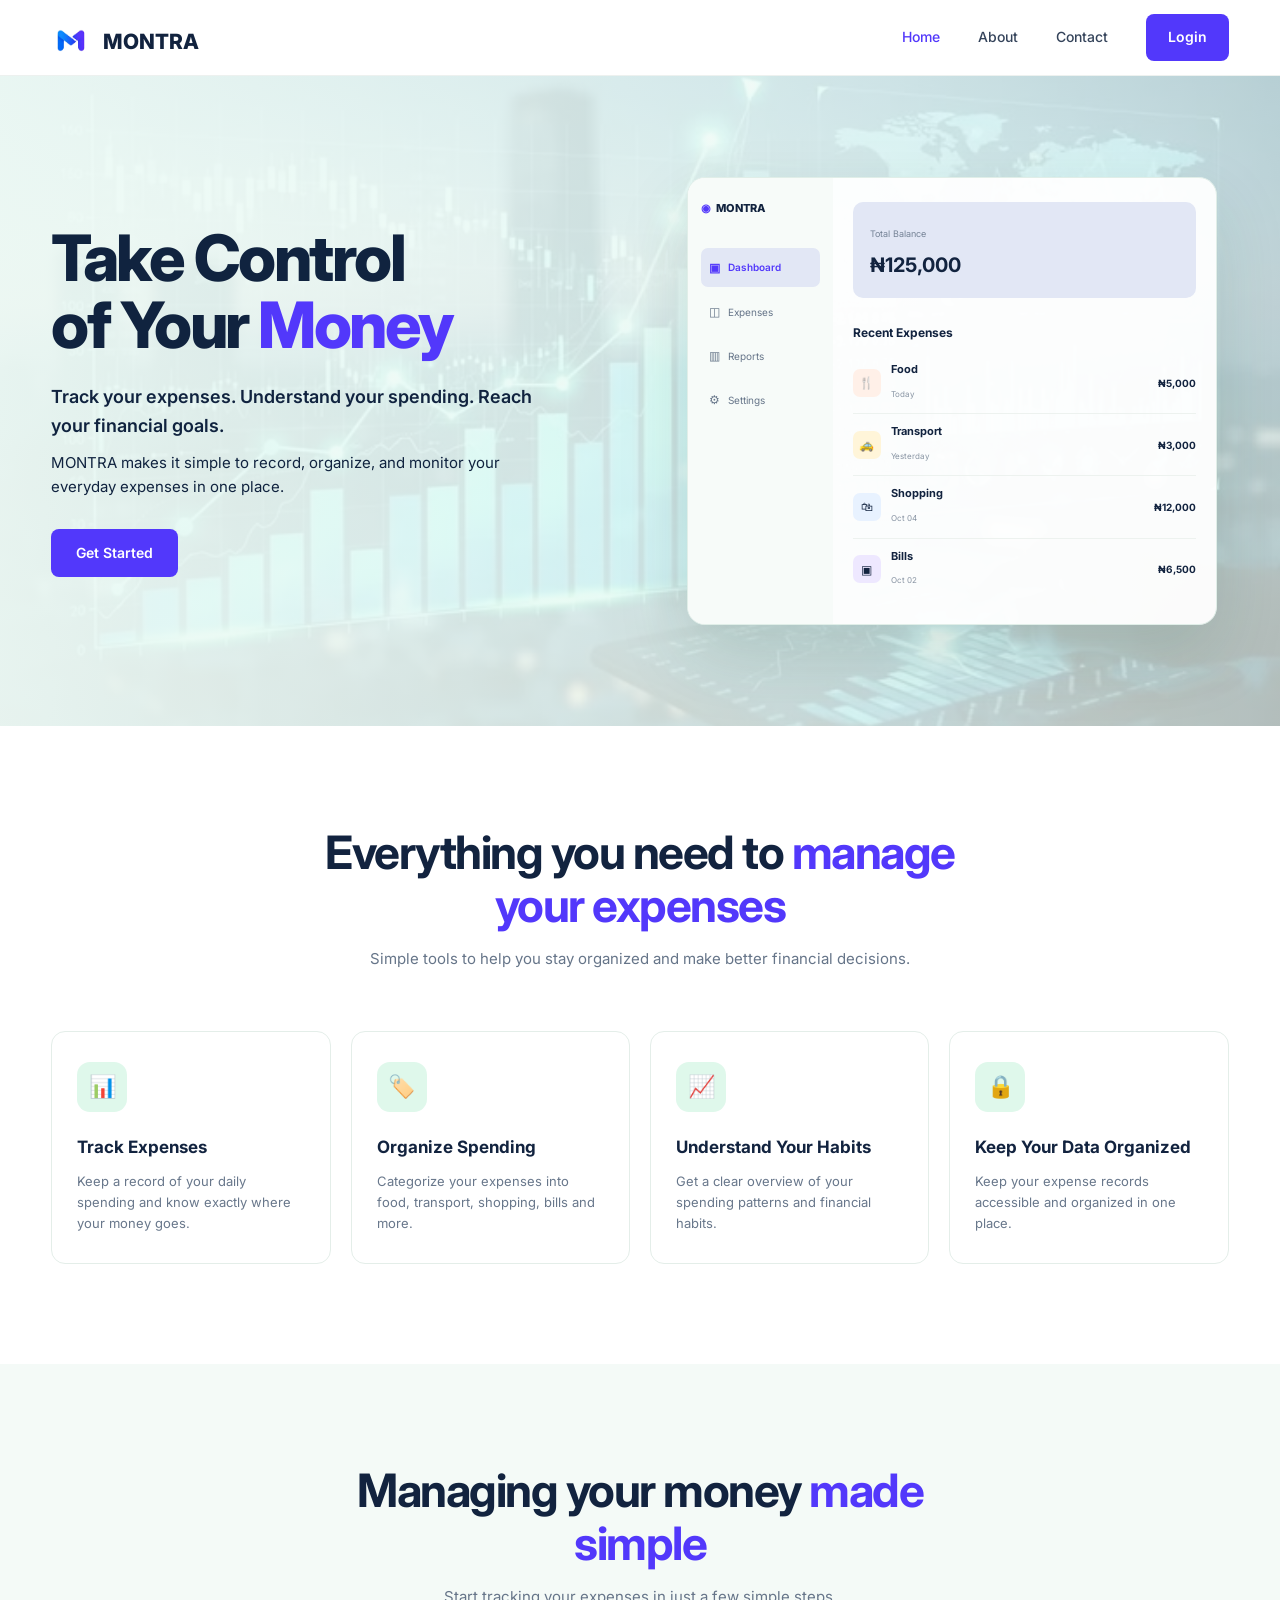
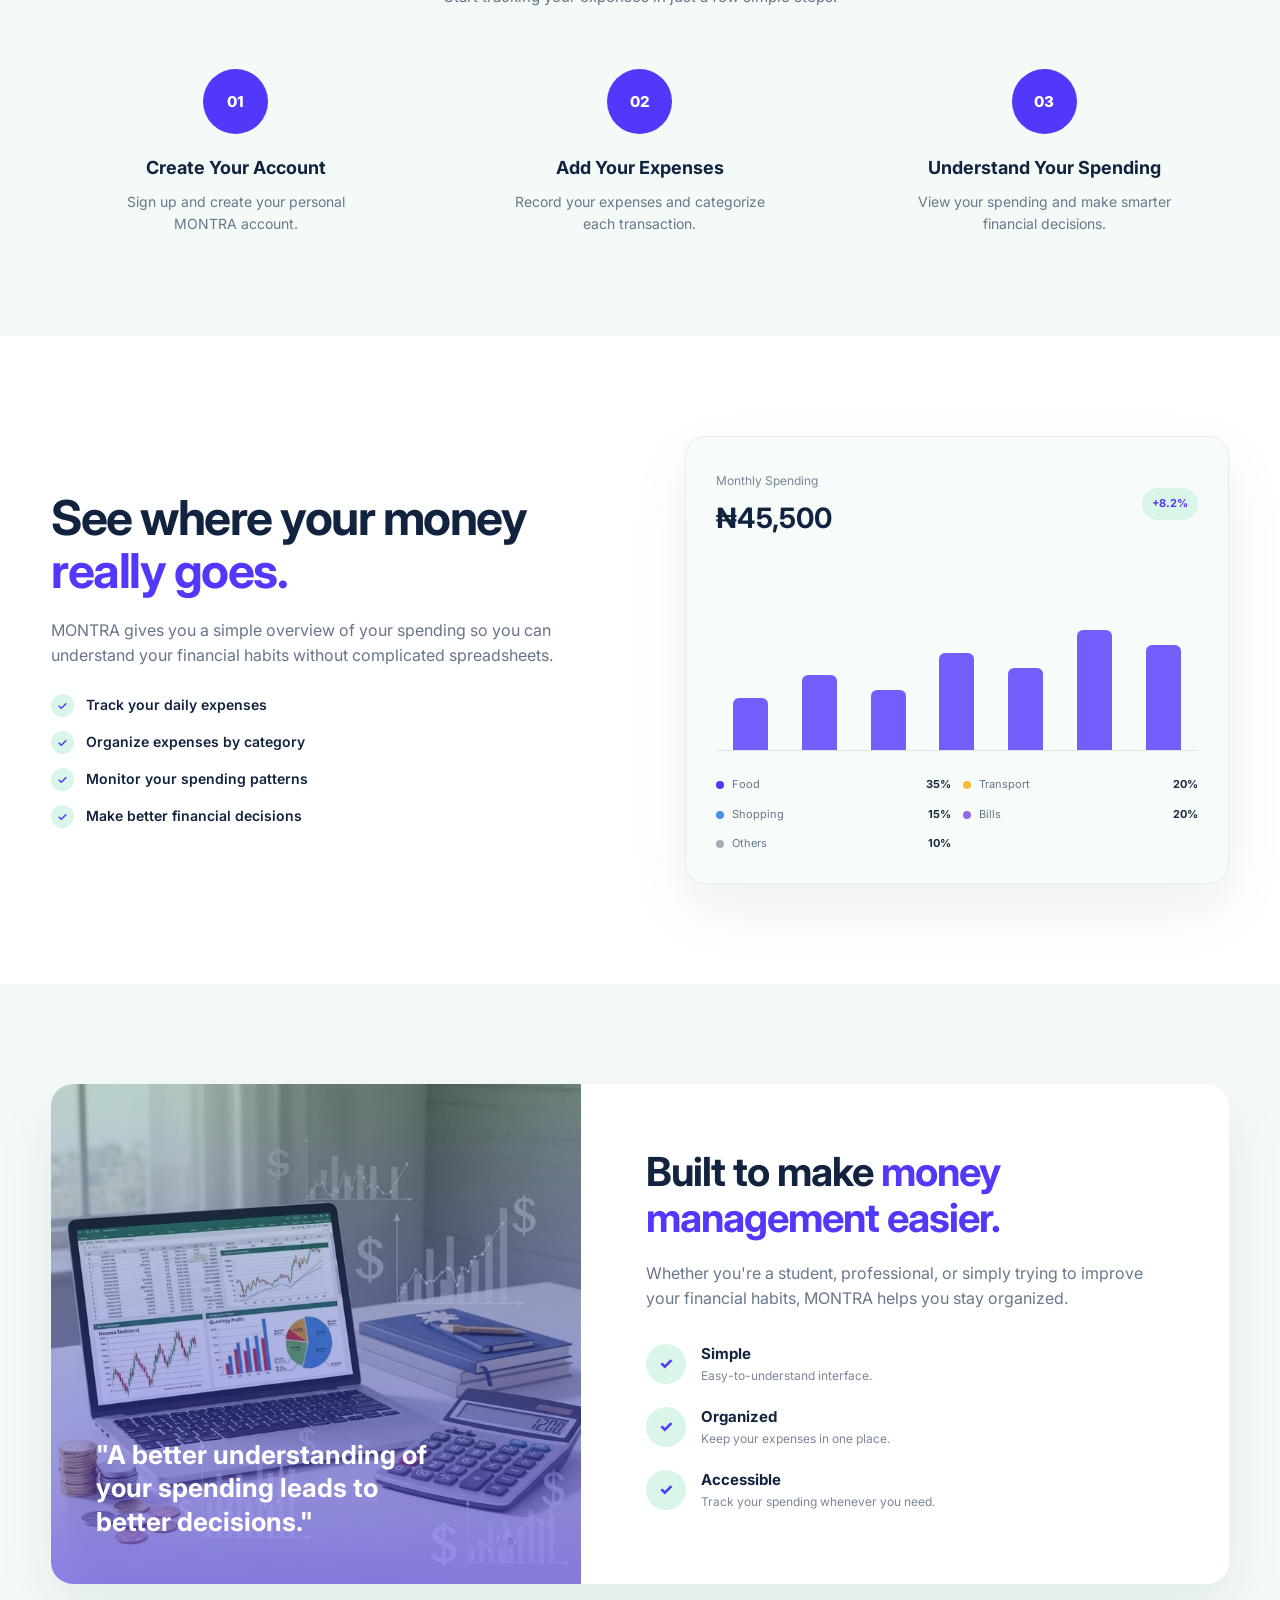
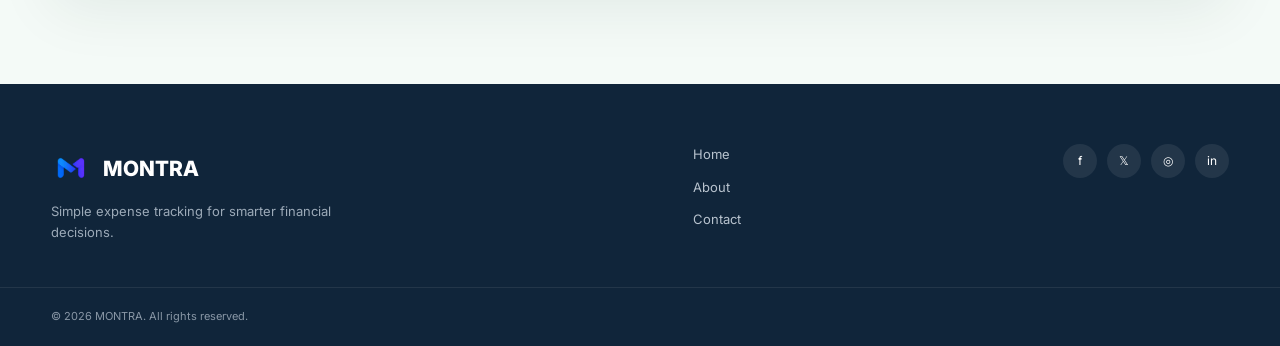
<file: index.html>
<!DOCTYPE html>
<html lang="en">
<head>
    <meta charset="UTF-8">
    <meta name="viewport" content="width=device-width, initial-scale=1.0">

    <title>MONTRA - Smart Expense Tracking</title>

    <link rel="preconnect" href="https://fonts.googleapis.com">
    <link rel="preconnect" href="https://fonts.gstatic.com" crossorigin>
    <link href="https://fonts.googleapis.com/css2?family=Inter:wght@400;500;600;700;800&display=swap" rel="stylesheet">

    <link rel="stylesheet" href="home.css">
</head>

<body>

    <header class="header">

        <div class="container nav-container">

            <a href="index.html" class="logo">
               <img src="montra.png" alt="Montra logo">
               <span>MONTRA</span>
            </a>


            <nav class="nav">

                <a href="index.html" class="active" aria-current="page">Home</a>

                <a href="about.html">About</a>

                <a href="contact.html">Contact</a>

                <a href="login.html" class="get-started">
                    Login
                </a>

            </nav>

            <button
                type="button"
                class="menu-toggle"
                id="menuToggle"
                aria-label="Open navigation"
                aria-controls="mobileMenu"
                aria-expanded="false"
            >
                <span></span>
                <span></span>
                <span></span>
            </button>

        </div>

    </header>



    <nav class="mobile-menu" id="mobileMenu" aria-label="MObile navigation">

        <a href="index.html" class="active" aria-current="page">Home</a>

        <a href="about.html">About</a>

        <a href="contact.html">Contact</a>

        <a href="login.html" class="mobile-get-started">
            Login
        </a>

    </nav>

    <main>

        <section class="hero">

            <div class="hero-background"></div>

            <div class="container hero-container">

                <div class="hero-content">

                    <h1>
                        Take Control
                        <br>
                        of Your <span>Money</span>
                    </h1>

                    <p class="hero-description">
                        Track your expenses. Understand your spending.
                        Reach your financial goals.
                    </p>

                    <p class="hero-text">
                        MONTRA makes it simple to record, organize,
                        and monitor your everyday expenses in one place.
                    </p>


                    <div class="hero-buttons">

                        <a href="signup.html" class="btn btn-primary">
                            Get Started
                        </a>

                    </div>

                </div>


                <div class="hero-preview">

                    <div class="dashboard-preview">


                        <div class="preview-sidebar">

                            <div class="mini-logo">
                                <span class="mini-logo-icon">◉</span>
                                MONTRA
                            </div>

                            <div class="preview-menu active-menu">
                                <span>▣</span>
                                Dashboard
                            </div>

                            <div class="preview-menu">
                                <span>◫</span>
                                Expenses
                            </div>

                            <div class="preview-menu">
                                <span>▥</span>
                                Reports
                            </div>

                            <div class="preview-menu">
                                <span>⚙</span>
                                Settings
                            </div>

                        </div>



                        <div class="preview-content">

                            <div class="preview-top">

                                <div>
                                    <small>Total Balance</small>
                                    <h3>₦125,000</h3>
                                </div>


                            </div>


                            <div class="recent-title">
                                Recent Expenses
                            </div>


                            <div class="expense-item">

                                <div class="expense-icon food">
                                    🍴
                                </div>

                                <div>
                                    <strong>Food</strong>
                                    <small>Today</small>
                                </div>

                                <span>₦5,000</span>

                            </div>


                            <div class="expense-item">

                                <div class="expense-icon transport">
                                    🚕
                                </div>

                                <div>
                                    <strong>Transport</strong>
                                    <small>Yesterday</small>
                                </div>

                                <span>₦3,000</span>

                            </div>


                            <div class="expense-item">

                                <div class="expense-icon shopping">
                                    🛍
                                </div>

                                <div>
                                    <strong>Shopping</strong>
                                    <small>Oct 04</small>
                                </div>

                                <span>₦12,000</span>

                            </div>


                            <div class="expense-item">

                                <div class="expense-icon bills">
                                    ▣
                                </div>

                                <div>
                                    <strong>Bills</strong>
                                    <small>Oct 02</small>
                                </div>

                                <span>₦6,500</span>

                            </div>

                        </div>

                    </div>

                </div>

            </div>

        </section>




        <section class="features section" id="features">

            <div class="container">

                <div class="section-heading">

                    <h2>
                        Everything you need to
                        <span>manage your expenses</span>
                    </h2>

                    <p>
                        Simple tools to help you stay organized and
                        make better financial decisions.
                    </p>

                </div>


                <div class="feature-grid">


                    <div class="feature-card">

                        <div class="feature-icon">
                            📊
                        </div>

                        <h3>Track Expenses</h3>

                        <p>
                            Keep a record of your daily spending
                            and know exactly where your money goes.
                        </p>

                    </div>



                    <div class="feature-card">

                        <div class="feature-icon">
                            🏷️
                        </div>

                        <h3>Organize Spending</h3>

                        <p>
                            Categorize your expenses into food,
                            transport, shopping, bills and more.
                        </p>

                    </div>



                    <div class="feature-card">

                        <div class="feature-icon">
                            📈
                        </div>

                        <h3>Understand Your Habits</h3>

                        <p>
                            Get a clear overview of your spending
                            patterns and financial habits.
                        </p>

                    </div>


                    <div class="feature-card">

                        <div class="feature-icon">
                            🔒
                        </div>

                        <h3>Keep Your Data Organized</h3>

                        <p>
                            Keep your expense records accessible
                            and organized in one place.
                        </p>

                    </div>

                </div>

            </div>

        </section>




        <section class="how-section section">

            <div class="container">

                <div class="section-heading">

                    <h2>
                        Managing your money
                        <span>made simple</span>
                    </h2>

                    <p>
                        Start tracking your expenses in just a few simple steps.
                    </p>

                </div>


                <div class="steps">


                    <div class="step">

                        <div class="step-number">
                            01
                        </div>

                        <div class="step-line"></div>

                        <h3>Create Your Account</h3>

                        <p>
                            Sign up and create your personal
                            MONTRA account.
                        </p>

                    </div>


                    <div class="step">

                        <div class="step-number">
                            02
                        </div>

                        <div class="step-line"></div>

                        <h3>Add Your Expenses</h3>

                        <p>
                            Record your expenses and categorize
                            each transaction.
                        </p>

                    </div>


                    <div class="step">

                        <div class="step-number">
                            03
                        </div>

                        <div class="step-line"></div>

                        <h3>Understand Your Spending</h3>

                        <p>
                            View your spending and make smarter
                            financial decisions.
                        </p>

                    </div>

                </div>

            </div>

        </section>




        <section class="overview-section section">

            <div class="container overview-container">

                <div class="overview-content">

                    <h2>
                        See where your money
                        <span>really goes.</span>
                    </h2>

                    <p>
                        MONTRA gives you a simple overview of your
                        spending so you can understand your financial
                        habits without complicated spreadsheets.
                    </p>


                    <div class="check-list">

                        <div>
                            <span>✓</span>
                            Track your daily expenses
                        </div>

                        <div>
                            <span>✓</span>
                            Organize expenses by category
                        </div>

                        <div>
                            <span>✓</span>
                            Monitor your spending patterns
                        </div>

                        <div>
                            <span>✓</span>
                            Make better financial decisions
                        </div>

                    </div>

                </div>

                <div class="spending-card">

                    <div class="spending-header">

                        <div>
                            <small>Monthly Spending</small>

                            <h3>₦45,500</h3>
                        </div>

                        <span class="percentage">
                            +8.2%
                        </span>

                    </div>


                    <div class="big-chart">

                        <div class="chart-bars">

                            <span style="height:35%"></span>
                            <span style="height:50%"></span>
                            <span style="height:40%"></span>
                            <span style="height:65%"></span>
                            <span style="height:55%"></span>
                            <span style="height:80%"></span>
                            <span style="height:70%"></span>

                        </div>

                    </div>


                    <div class="category-list">

                        <div>
                            <span class="dot food-dot"></span>
                            Food
                            <strong>35%</strong>
                        </div>

                        <div>
                            <span class="dot transport-dot"></span>
                            Transport
                            <strong>20%</strong>
                        </div>

                        <div>
                            <span class="dot shopping-dot"></span>
                            Shopping
                            <strong>15%</strong>
                        </div>

                        <div>
                            <span class="dot bills-dot"></span>
                            Bills
                            <strong>20%</strong>
                        </div>

                        <div>
                            <span class="dot other-dot"></span>
                            Others
                            <strong>10%</strong>
                        </div>

                    </div>

                </div>

            </div>

        </section>

        <section class="benefits section">

            <div class="container">

                <div class="benefits-box">

                    <div class="benefits-image">

                        <div class="image-overlay">

                            <div class="quote">
                                "A better understanding
                                of your spending leads
                                to better decisions."
                            </div>

                        </div>

                    </div>


                    <div class="benefits-content">

                        <h2>
                            Built to make
                            <span>money management easier.</span>
                        </h2>

                        <p>
                            Whether you're a student, professional,
                            or simply trying to improve your financial
                            habits, MONTRA helps you stay organized.
                        </p>


                        <div class="benefit-list">

                            <div class="benefit-item">

                                <div class="benefit-icon">
                                    ✓
                                </div>

                                <div>
                                    <h4>Simple</h4>
                                    <p>
                                        Easy-to-understand interface.
                                    </p>
                                </div>

                            </div>


                            <div class="benefit-item">

                                <div class="benefit-icon">
                                    ✓
                                </div>

                                <div>
                                    <h4>Organized</h4>
                                    <p>
                                        Keep your expenses in one place.
                                    </p>
                                </div>

                            </div>


                            <div class="benefit-item">

                                <div class="benefit-icon">
                                    ✓
                                </div>

                                <div>
                                    <h4>Accessible</h4>
                                    <p>
                                        Track your spending whenever you need.
                                    </p>
                                </div>

                            </div>

                        </div>

                    </div>

                </div>

            </div>

        </section>

    </main>



    <footer class="footer">

        <div class="container footer-container">


            <div class="footer-brand">

                <a href="index.html" class="logo footer-logo">

                    <img src="montra.png" alt="Montra logo">
                    <span>MONTRA</span>

                </a>

                <p>
                    Simple expense tracking for
                    smarter financial decisions.
                </p>

            </div>


            <div class="footer-links">

                <div>
                    <a href="index.html">Home</a>
                    <a href="about.html">About</a>
                    <a href="contact.html">Contact</a>
                </div>

            </div>


            <div class="social-links">

                <a href="#">f</a>
                <a href="#">𝕏</a>
                <a href="#">◎</a>
                <a href="#">in</a>

            </div>

        </div>


        <div class="footer-bottom">

            <div class="container">

                <p>
                    © 2026 MONTRA. All rights reserved.
                </p>

            </div>

        </div>

    </footer>
    <script src="home.js"></script>
</body>
</html>
</file>
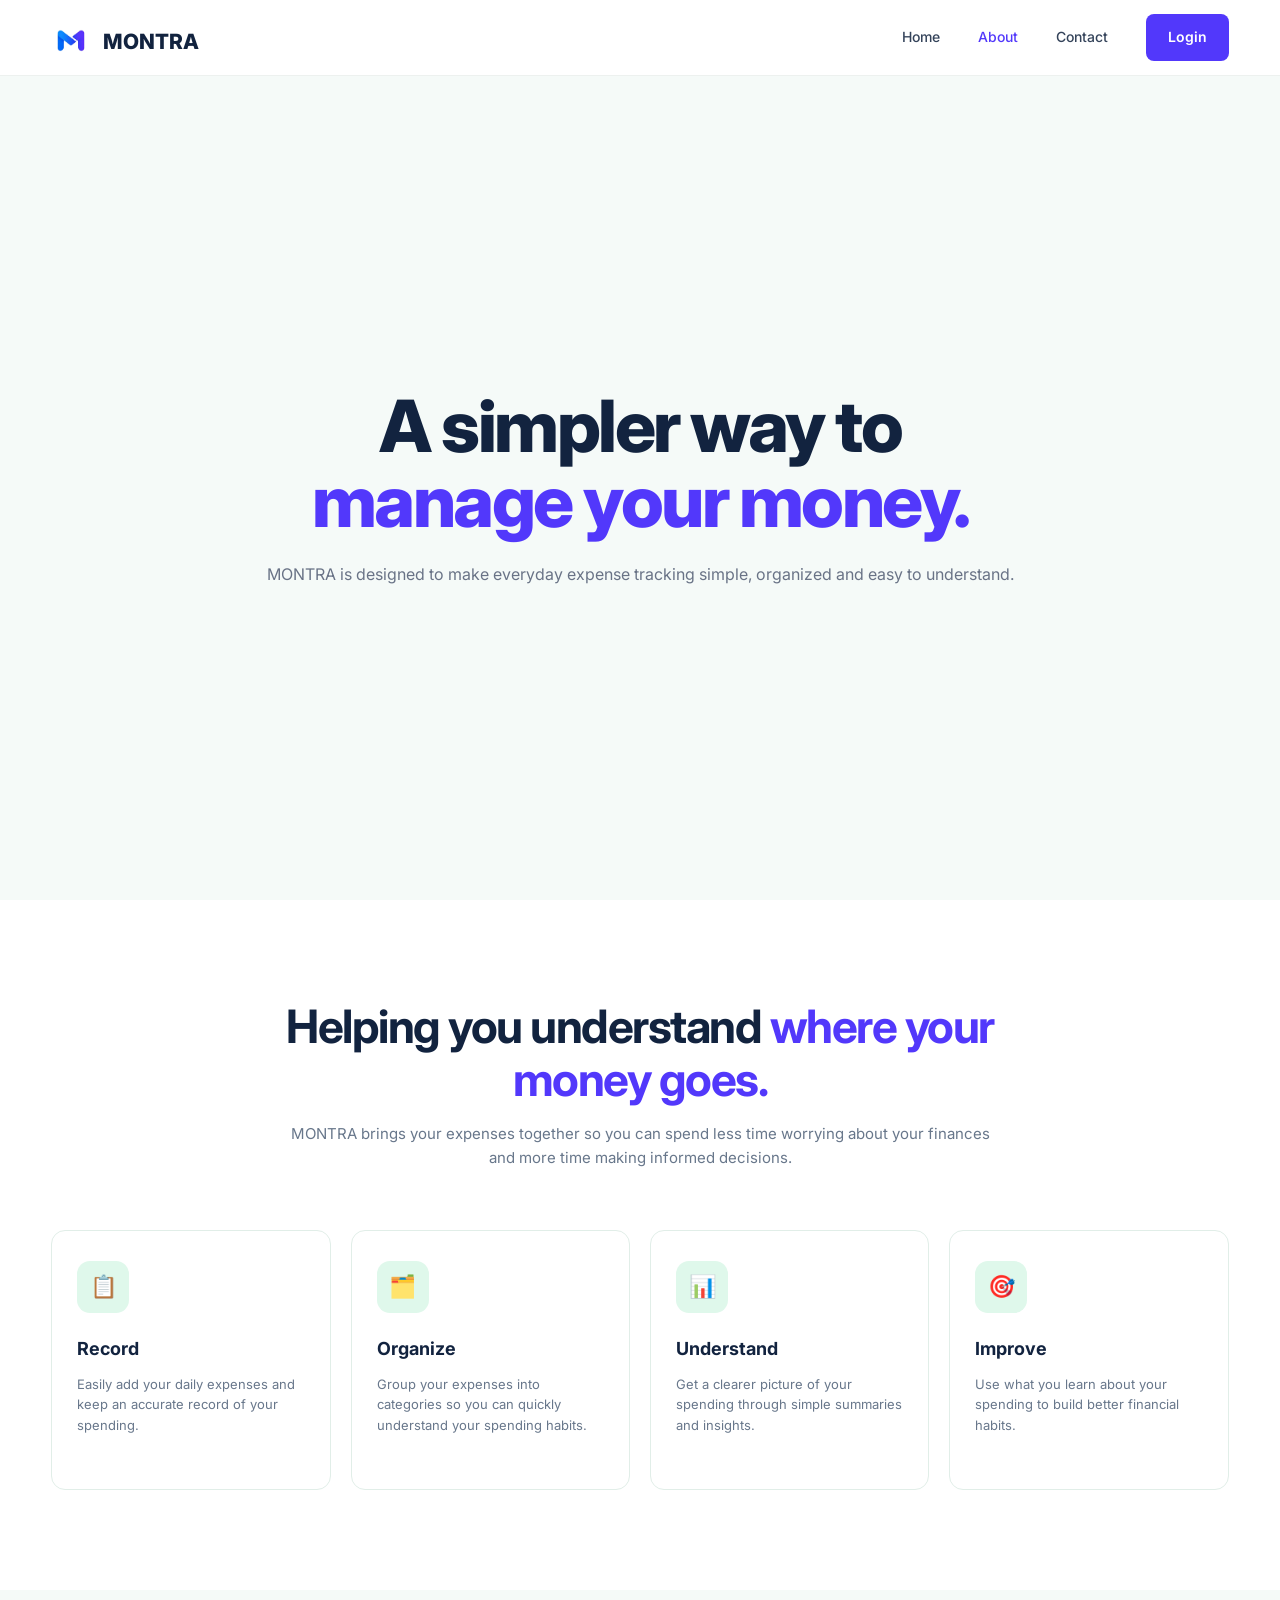
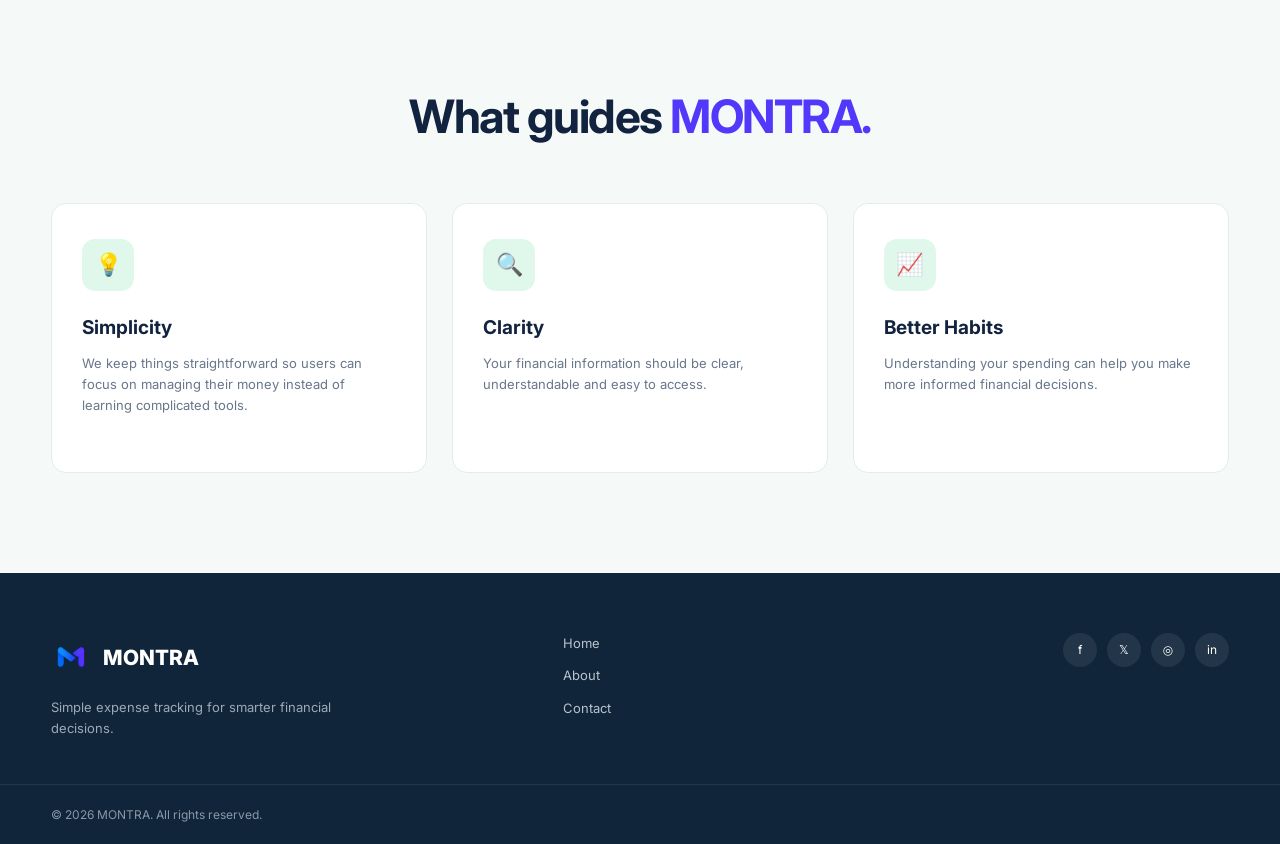
<file: about.html>
<!DOCTYPE html>
<html lang="en">

<head>
    <meta charset="UTF-8">
    <meta name="viewport" content="width=device-width, initial-scale=1.0">

    <title>About Us | MONTRA</title>

    <link rel="preconnect" href="https://fonts.googleapis.com">
    <link rel="preconnect" href="https://fonts.gstatic.com" crossorigin>

    <link
        href="https://fonts.googleapis.com/css2?family=Inter:wght@400;500;600;700;800&display=swap"
        rel="stylesheet"
    >

    
    <link rel="stylesheet" href="about.css">
</head>
<body>

    <header class="header">

       
<div class="container nav-container">

    <a href="index.html" class="logo">
        <img src="montra.png" alt="Montra logo">
        <span>MONTRA</span>
    </a>

    <nav class="nav">
        <a href="index.html">Home</a>
        <a href="about.html" class="active">About</a>
        <a href="contact.html">Contact</a>
        <a href="login.html" class="get-started">Login</a>
    </nav>

    <button
        type="button"
        class="menu-toggle"
        id="menuToggle"
        aria-label="Open navigation"
        aria-controls="mobileMenu"
        aria-expanded="false"
    >
        <span></span>
        <span></span>
        <span></span>
    </button>

</div>

    </header>


    <div class="mobile-menu" id="mobileMenu" aria-label="Mobile navigation">

        <a href="index.html">Home</a>

        <a href="about.html" class="active" aria-current="page">About</a>

        <a href="contact.html">Contact</a>

        <a href="login.html" class="mobile-get-started">
            Login
        </a>

    </div>

    <main>

        <section class="about-hero">
     
               <div class="hero-copy">
                  <h1>
                      A simpler way to
                      <span>manage your money.</span>
                  </h1>

                  <p>
                      MONTRA is designed to make everyday
                      expense tracking simple, organized and
                      easy to understand.
                  </p>
               </div>
     
            

        </section>

        <section class="what-section section">

            <div class="container">


                <div class="section-heading">

                    <h2>
                        Helping you understand
                        <span>where your money goes.</span>
                    </h2>


                    <p>
                        MONTRA brings your expenses together
                        so you can spend less time worrying about
                        your finances and more time making informed
                        decisions.
                    </p>

                </div>



                <div class="what-grid">


                    <div class="what-card">

                        <div class="what-icon">
                            📋
                        </div>

                        <h3>
                            Record
                        </h3>

                        <p>
                            Easily add your daily expenses
                            and keep an accurate record of
                            your spending.
                        </p>

                    </div>


                    <div class="what-card">

                        <div class="what-icon">
                            🗂️
                        </div>

                        <h3>
                            Organize
                        </h3>

                        <p>
                            Group your expenses into categories
                            so you can quickly understand your
                            spending habits.
                        </p>

                    </div>


                    <div class="what-card">

                        <div class="what-icon">
                            📊
                        </div>

                        <h3>
                            Understand
                        </h3>

                        <p>
                            Get a clearer picture of your spending
                            through simple summaries and insights.
                        </p>

                    </div>


                    <div class="what-card">

                        <div class="what-icon">
                            🎯
                        </div>

                        <h3>
                            Improve
                        </h3>

                        <p>
                            Use what you learn about your spending
                            to build better financial habits.
                        </p>

                    </div>


                </div>

            </div>

        </section>

        <section class="values section">

            <div class="container">


                <div class="section-heading">

                    <h2>
                        What guides
                        <span>MONTRA.</span>
                    </h2>

                </div>



                <div class="values-grid">


                    <div class="value-card">

                        <div class="value-icon">
                            💡
                        </div>

                        <h3>
                            Simplicity
                        </h3>

                        <p>
                            We keep things straightforward so
                            users can focus on managing their
                            money instead of learning complicated
                            tools.
                        </p>

                    </div>



                    <div class="value-card">

                        <div class="value-icon">
                            🔍
                        </div>

                        <h3>
                            Clarity
                        </h3>

                        <p>
                            Your financial information should be
                            clear, understandable and easy to
                            access.
                        </p>

                    </div>



                    <div class="value-card">

                        <div class="value-icon">
                            📈
                        </div>

                        <h3>
                            Better Habits
                        </h3>

                        <p>
                            Understanding your spending can help
                            you make more informed financial
                            decisions.
                        </p>

                    </div>


                </div>

            </div>

        </section>




    </main>


    <footer class="footer">

        <div class="container footer-container">


            <div class="footer-brand">

                <a href="index.html" class="logo footer-logo">
                        <img src="montra.png" alt="Montra logo">
                        <span>MONTRA</span>
                </a>


                <p>
                    Simple expense tracking for
                    smarter financial decisions.
                </p>

            </div>



            <div class="footer-links">

                <a href="index.html">
                    Home
                </a>

                <a href="about.html">
                    About
                </a>

                <a href="contact.html">
                    Contact
                </a>

            </div>



            <div class="social-links">

                <a href="#">f</a>

                <a href="#">𝕏</a>

                <a href="#">◎</a>

                <a href="#">in</a>

            </div>


        </div>



        <div class="footer-bottom">

            <div class="container">

                <p>
                    © 2026 MONTRA. All rights reserved.
                </p>

            </div>

        </div>

    </footer>
    <script src="about.js"></script>

</body>

</html>
</file>
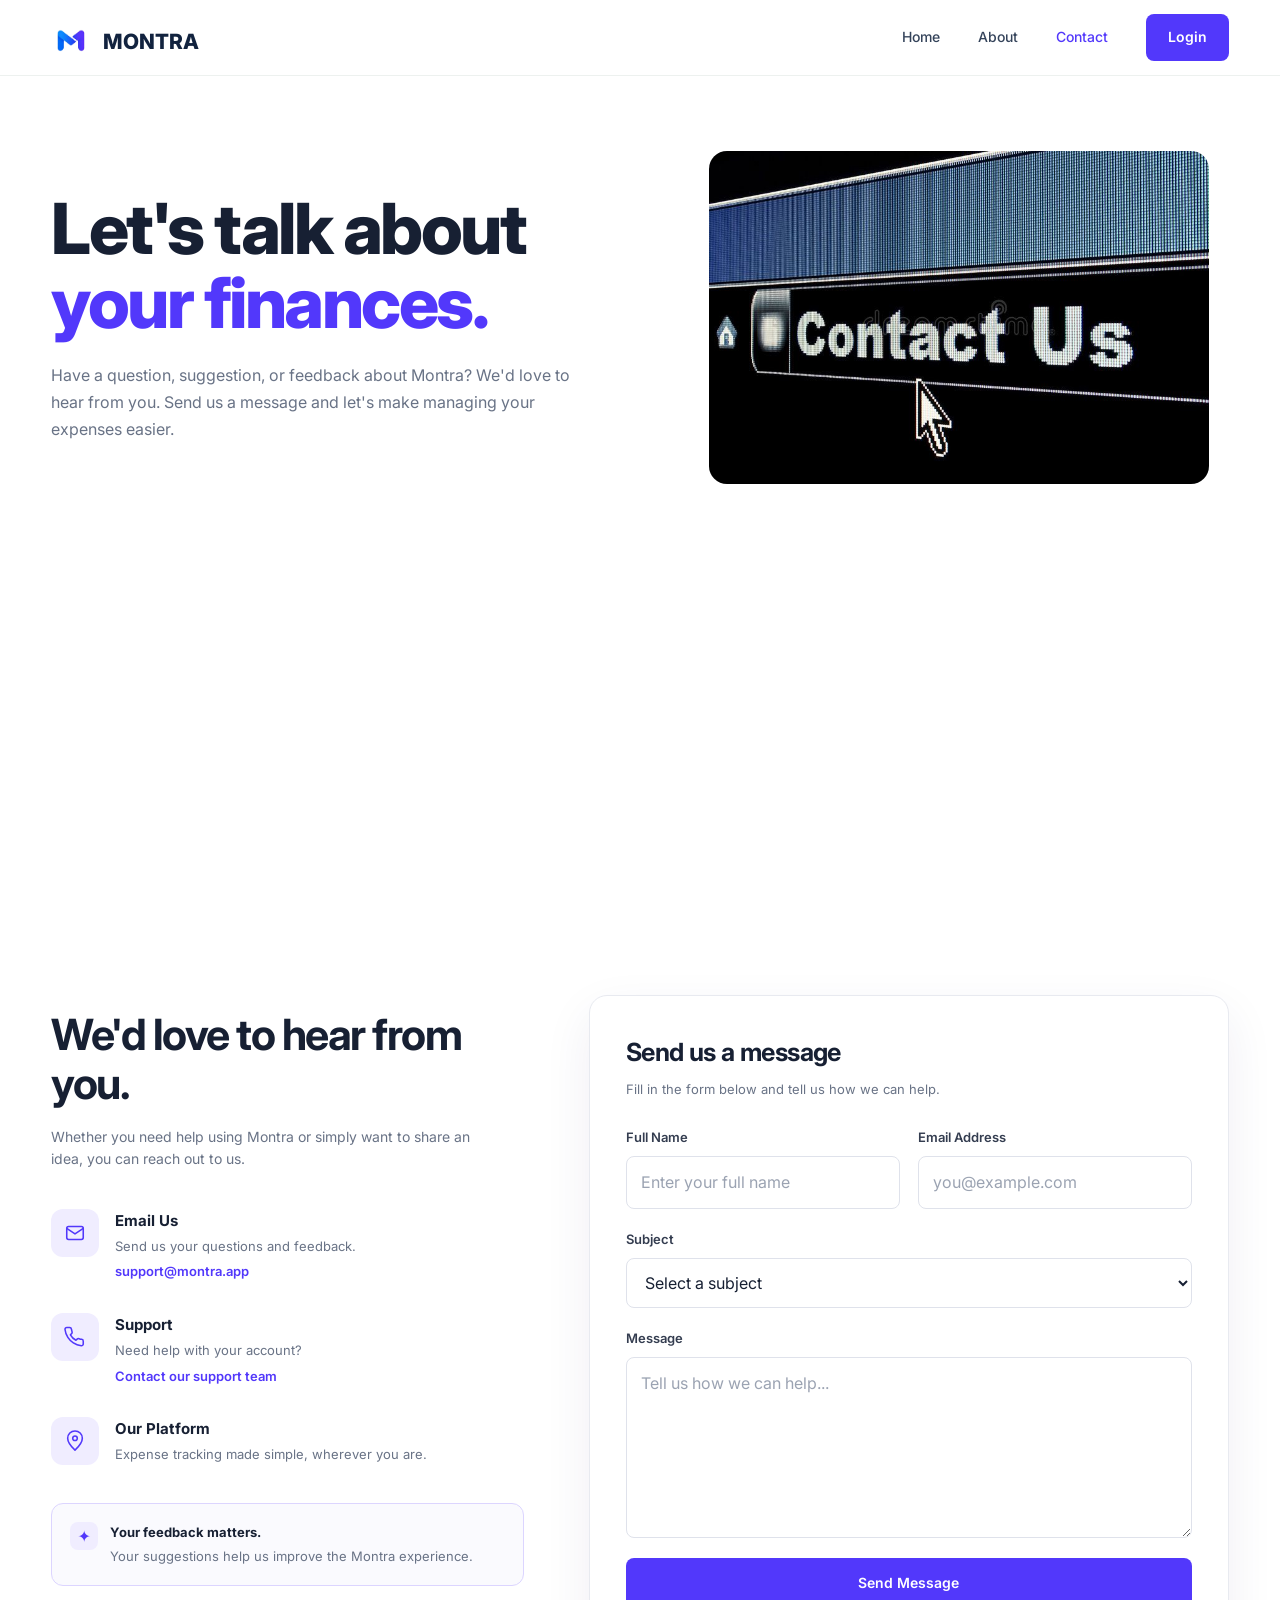
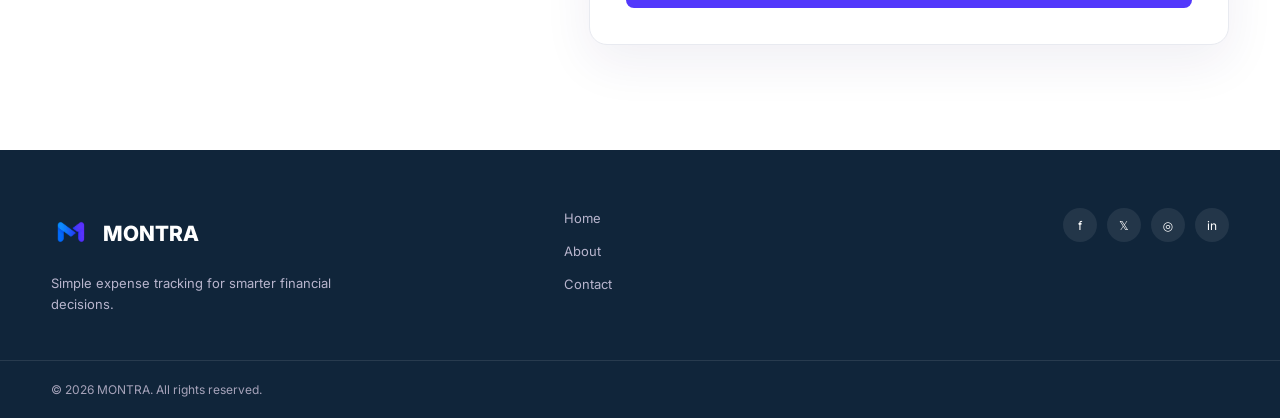
<file: contact.html>
<!DOCTYPE html>
<html lang="en">
<head>
    <meta charset="UTF-8">
    <meta name="viewport" content="width=device-width, initial-scale=1.0">

    <title>Contact Us | Montra</title>
    <meta name="description" content="Get in touch with Montra. We are here to help with your expense tracking questions and feedback.">

    <link rel="preconnect" href="https://fonts.googleapis.com">
    <link rel="preconnect" href="https://fonts.gstatic.com" crossorigin>
    <link href="https://fonts.googleapis.com/css2?family=Inter:wght@400;500;600;700;800&display=swap" rel="stylesheet">

    <link rel="stylesheet" href="contact.css">
</head>

<body>

    <header class="header">
       
<div class="container nav-container">

    <a href="index.html" class="logo">
        <img src="montra.png" alt="Montra logo">
        <span>MONTRA</span>
    </a>

    <nav class="nav">
        <a href="index.html">Home</a>
        <a href="about.html">About</a>
        <a href="contact.html" class="active">Contact</a>
        <a href="login.html" class="get-started">Login</a>
    </nav>

    <button
        type="button"
        class="menu-toggle"
        id="menuToggle"
        aria-label="Open navigation"
        aria-controls="mobileMenu"
        aria-expanded="false"
    >
        <span></span>
        <span></span>
        <span></span>
    </button>

</div>


        <nav class="mobile-menu" id="mobileMenu" aria-label="Mobile navigation">
            <a href="index.html">Home</a>
            <a href="about.html">About</a>
            <a href="contact.html" class="active">Contact</a>
            <a href="login.html" class="mobile-cta">Login</a>
        </nav>
    </header>

    <main>
        <section class="contact-hero">


            <div class="container hero-content">
                 <div class="hero-layout">
                    <div class="hero-copy">
                       <h1>
                            Let's talk about
                           <span>your finances.</span>
                       </h1>

                       <p>
                         Have a question, suggestion, or feedback
                         about Montra? We'd love to hear from you.
                         Send us a message and let's make 
                         managing your expenses easier.
                       </p>
                    </div>

                    <div class="hero-image">
                      <img src="contact1.jpg"
                      alt="Montra personal finance dashboard illustration">
                    </div>
                 </div>
            </div>
        </section>


        <section class="contact-section" id="contact-form">
            <div class="container contact-grid">

                <div class="contact-info">

                    <h2>We'd love to hear from you.</h2>

                    <p class="info-intro">
                        Whether you need help using Montra or simply
                        want to share an idea, you can reach out to us.
                    </p>

                    <div class="info-list">

                        <div class="info-item">
                            <div class="info-icon" aria-hidden="true">
                                <svg viewBox="0 0 24 24">
                                    <rect x="3" y="5" width="18" height="14" rx="2"></rect>
                                    <path d="m3 7 9 6 9-6"></path>
                                </svg>
                            </div>

                            <div>
                                <h3>Email Us</h3>
                                <p>Send us your questions and feedback.</p>
                                <a href="mailto:support@montra.app">
                                    support@montra.app
                                </a>
                            </div>
                        </div>

                        <div class="info-item">
                            <div class="info-icon" aria-hidden="true">
                                <svg viewBox="0 0 24 24">
                                    <path d="M21 16.5v3a2 2 0 0 1-2.2 2
                                    19.8 19.8 0 0 1-8.6-3.1
                                    19.4 19.4 0 0 1-6-6
                                    A19.8 19.8 0 0 1 1.1 3.8
                                    2 2 0 0 1 3.1 1.6h3
                                    a2 2 0 0 1 2 1.7
                                    c.1 1 .4 2 .7 2.9
                                    a2 2 0 0 1-.5 2.1L7 9.6
                                    a16 16 0 0 0 6 6l1.3-1.3
                                    a2 2 0 0 1 2.1-.5
                                    c.9.3 1.9.6 2.9.7
                                    a2 2 0 0 1 1.7 2z"></path>
                                </svg>
                            </div>

                            <div>
                                <h3>Support</h3>
                                <p>Need help with your account?</p>
                                <a href="mailto:support@montra.app">
                                    Contact our support team
                                </a>
                            </div>
                        </div>

                        <div class="info-item">
                            <div class="info-icon" aria-hidden="true">
                                <svg viewBox="0 0 24 24">
                                    <path d="M12 22s8-7.5 8-13a8 8 0 1 0-16 0c0 5.5 8 13 8 13z"></path>
                                    <circle cx="12" cy="9" r="2.5"></circle>
                                </svg>
                            </div>

                            <div>
                                <h3>Our Platform</h3>
                                <p>
                                    Expense tracking made simple,
                                    wherever you are.
                                </p>
                            </div>
                        </div>

                    </div>

                    <div class="contact-note">
                        <div class="note-mark">✦</div>
                        <p>
                            <strong>Your feedback matters.</strong>
                            Your suggestions help us improve the Montra experience.
                        </p>
                    </div>
                </div>


                <div class="contact-form-card">
                    <div class="form-heading">
                        <h2>Send us a message</h2>
                        <p>Fill in the form below and tell us how we can help.</p>
                    </div>

                    <form id="contactForm">

                        <div class="form-row">
                            <div class="form-group">
                                <label for="fullName">Full Name</label>
                                <input
                                    type="text"
                                    id="fullName"
                                    name="fullName"
                                    placeholder="Enter your full name"
                                    autocomplete="name"
                                    required
                                >
                            </div>

                            <div class="form-group">
                                <label for="email">Email Address</label>
                                <input
                                    type="email"
                                    id="email"
                                    name="email"
                                    placeholder="you@example.com"
                                    autocomplete="email"
                                    required
                                >
                            </div>
                        </div>

                        <div class="form-group">
                            <label for="subject">Subject</label>
                            <select id="subject" name="subject" required>
                                <option value="" disabled selected>
                                    Select a subject
                                </option>
                                <option value="account">Account Support</option>
                                <option value="expense-tracking">Expense Tracking</option>
                                <option value="feedback">Feedback or Suggestion</option>
                                <option value="bug">Report a Problem</option>
                                <option value="other">Other Enquiry</option>
                            </select>
                        </div>

                        <div class="form-group">
                            <label for="message">Message</label>
                            <textarea
                                id="message"
                                name="message"
                                rows="6"
                                placeholder="Tell us how we can help..."
                                required
                            ></textarea>
                        </div>

                        <button type="submit" class="submit-button">
                            Send Message
                        </button>

                        <p class="form-feedback" id="formFeedback" role="status"></p>
                    </form>
                </div>

            </div>
        </section>
    </main>


    <footer class="footer">
        <div class="container footer-main">

            <div class="footer-brand">
                <a href="index.html" class="logo footer-logo">
                    <img src="montra.png" alt="">
                    <span>MONTRA</span>
                </a>

                <p>
                    Simple expense tracking for smarter
                    financial decisions.
                </p>
            </div>

            <div class="footer-navigation">
                <a href="index.html">Home</a>
                <a href="about.html">About</a>
                <a href="contact.html">Contact</a>
            </div>

            <div class="social-links">

                <a href="#">f</a>

                <a href="#">𝕏</a>

                <a href="#">◎</a>

                <a href="#">in</a>

            </div>

        </div>

        <div class="footer-bottom">
            <div class="container footer-bottom-content">
                <p>&copy; 2026 MONTRA. All rights reserved.</p>
            </div>
        </div>
    </footer>

    <script src="contact.js"></script>
</body>
</html>
</file>
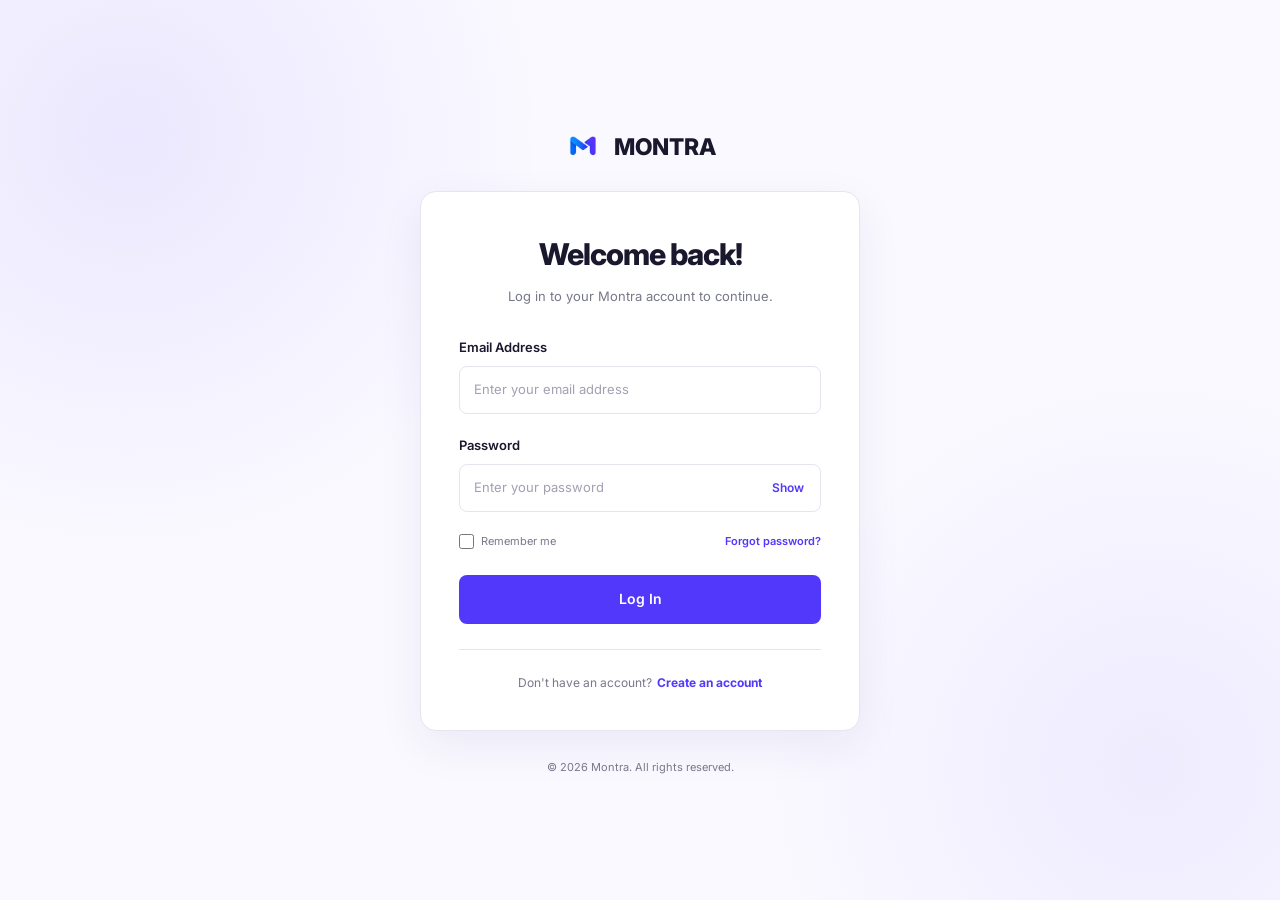
<file: Dashboard.html>
<!DOCTYPE html>
<html>
<head>
  <meta name="viewport" content="width=device-width, initial-scale=1.0">
  <title>Finance Dashboard</title>
    <link rel="stylesheet" href="Dashboard.css">
</head>
<body>
 <div class="dashboard">
  
  <aside class="sidebar">
    <!-- <div class="sidebar-brand">
      <button class="profile-button" type="button" data-view="users" aria-label="Open profile">
        <img src="profile.jfif" alt="">
      </button>
    </div> -->

    <div class="sidebar-brand">
        <button class="profile-button" type="button"
                data-view="users" aria-label="Open profile">
            <img src="profile.jfif" alt="Profile icon">
        </button>

        <p id="sidebarUserName" class="sidebar-user-name"></p>
    </div>


    <nav class="sidebar-menu">
      <ul>
      
        <li><a href="#dashboard" class="active" data-view="dashboard">Dashboard</a></li>
        <li><a href="#analytics" data-view="analytics">Analytics</a></li>
        <li class="historyT"><a href="#history" data-view="history">History</a></li>
        <!-- <li><a href="#aprofilesettings" data-view="profilesettings">Profile settings / Account Settings </a></li> -->
        <!-- <li><a href="#settings" data-view="settings">Settings</a></li> -->
        <!-- <li><a href="#users" data-view="users">Users</a></li> -->
        <!-- <li><a href="#settings" data-view="settings">Settings</a></li> -->

      
        <li><a href="#" id="logoutBtn">Log-Out</a></li>  
      </ul>
  
    </nav>
  </aside>
  
  <main class="main-content">
    <header class="top-bar">
        <div> 
          <h2 id="pageTitle">Finance Dashboard</h2>
          <p id="dashboardSubtitle">Track your monthly activities</p>
        </div>

    </header>

    <section class="view-panel" id="dashboardView" data-title="Finance Dashboard" data-subtitle="Track your monthly activities">
      <section class="summary-grid" aria-label="Account totals">
        <article class="summary-card balance-card">
          <p class="card-label" style="color: gray;">Current balance</p>
          <h2 id="balanceTotal">$0.00</h2>
        </article>
        <article class="summary-card">
          <p class="card-label">Total income</p>
          <h3 id="incomeTotal">$0.00</h3>
        </article>
        <article class="summary-card">
          <p class="card-label">Total expenses</p>
          <h3 id="expenseTotal">$0.00</h3>
        </article>
      </section>

      <section class="content-body">
        <h2>Add a transaction</h2>
        <form id="transactionForm" class="transaction-form">
          <label for="transactionType">Type</label>
          <select id="transactionType" name="type" required>
            <option value="expense">Expense</option>
            <option value="income">Income</option>
          </select>

          <label for="transactionAmount">Amount</label>
          <input id="transactionAmount" name="amount" type="number" min="0.01" step="0.01" inputmode="decimal" placeholder="0.00" required>

          <label for="transactionCategory">Category</label>
          <input id="transactionCategory" name="category" type="text" list="categoryOptions" maxlength="40" placeholder="e.g. Food, Salary, Transport" required>
          <datalist id="categoryOptions">
            <option value="Food"></option>
            <option value="Housing"></option>
            <option value="Salary"></option>
            <option value="Transport"></option>
            <option value="Utilities"></option>
            <option value="Shopping"></option>
            <option value="Health"></option>
            <option value="Other"></option>
          </datalist>

          <label for="transactionDescription">Description</label>
          <input id="transactionDescription" name="description" type="text" maxlength="80" placeholder="What was this for?" required>

          <label for="transactionDate">Date</label>
          <input id="transactionDate" name="date" type="date" required>

          <div class="form-actions">
            <button type="submit">Save transaction</button>
            <p id="transactionStatus" role="status" aria-live="polite"></p>
          </div>
        </form>
      </section>

      <section class="content-body">
        <h2>Recent activity</h2>
        <ul class="transaction-list" id="recentTransactions"></ul>
      </section>
    </section>

    <section class="view-panel section-view" id="analyticsView" data-title="Income and spending analytics" data-subtitle="See how income and expenses are distributed by category" hidden>
      <section class="content-body">
        <h2>Income and spending by category</h2>
        <p class="history-total" id="analyticsTotals">Total spent: $0.00 · Total income: $0.00</p>
        <ul class="transaction-list" id="categorySummary"></ul>
      </section>
    </section>

    <section class="view-panel section-view" id="historyView" data-title="History" data-subtitle="Review all saved income and expenses" hidden>
      <section class="content-body">
        <h2>All activity</h2>
        <p class="history-total" id="historyCount">0 transactions</p>
        <ul class="transaction-list" id="transactionHistory"></ul>
      </section>
    </section>

    <section class="view-panel section-view" id="usersView" data-title="Profile" data-subtitle="Manage your personal information" hidden>
      <section class="content-body">
        <h2>Your information</h2>
        <form id="userInfoForm" class="user-info-form">
          <label for="userName">Full name</label>
          <input id="userName" name="name" type="text" autocomplete="name" required>

          <label for="userEmail">Email address</label>
          <input id="userEmail" name="email" type="email" autocomplete="email" required>

          <label for="userPhone">Phone number</label>
          <input id="userPhone" name="phone" type="tel" autocomplete="tel">

          <label for="userAddress">Address</label>
          <textarea id="userAddress" name="address" rows="3" autocomplete="street-address"></textarea>

          <div class="user-info-actions">
            <button type="submit">Save information</button>
            <p id="userInfoStatus" role="status" aria-live="polite"></p>
          </div>
        </form>
      </section>
    </section>

    <!-- <section class="view-panel section-view" id="settingsView" data-title="Settings" data-subtitle="Manage your account preferences" hidden>
      <section class="content-body">
        <h2>Preferences</h2>
        <form id="settingsForm" class="settings-form">
          <label for="currencySetting">Display currency</label>
          <select id="currencySetting" name="currency">
            <option value="USD">US dollar (USD)</option>
            <option value="NGN">Nigerian naira (NGN)</option>
          </select>
          <p class="settings-note">Changing the display currency does not convert transaction amounts.</p>

          <label class="settings-toggle" for="emailUpdatesSetting">
            <input id="emailUpdatesSetting" name="emailUpdates" type="checkbox">
            Email updates
          </label>
          <label class="settings-toggle" for="weeklyReportSetting">
            <input id="weeklyReportSetting" name="weeklyReport" type="checkbox">
            Weekly report
          </label>
          <p id="settingsStatus" class="settings-status" role="status" aria-live="polite"></p>
        </form>
      </section>
    </section> -->

  </main>
</div>

    



<script src="Dashboard.js"></script>
</body>           
</html>
</file>
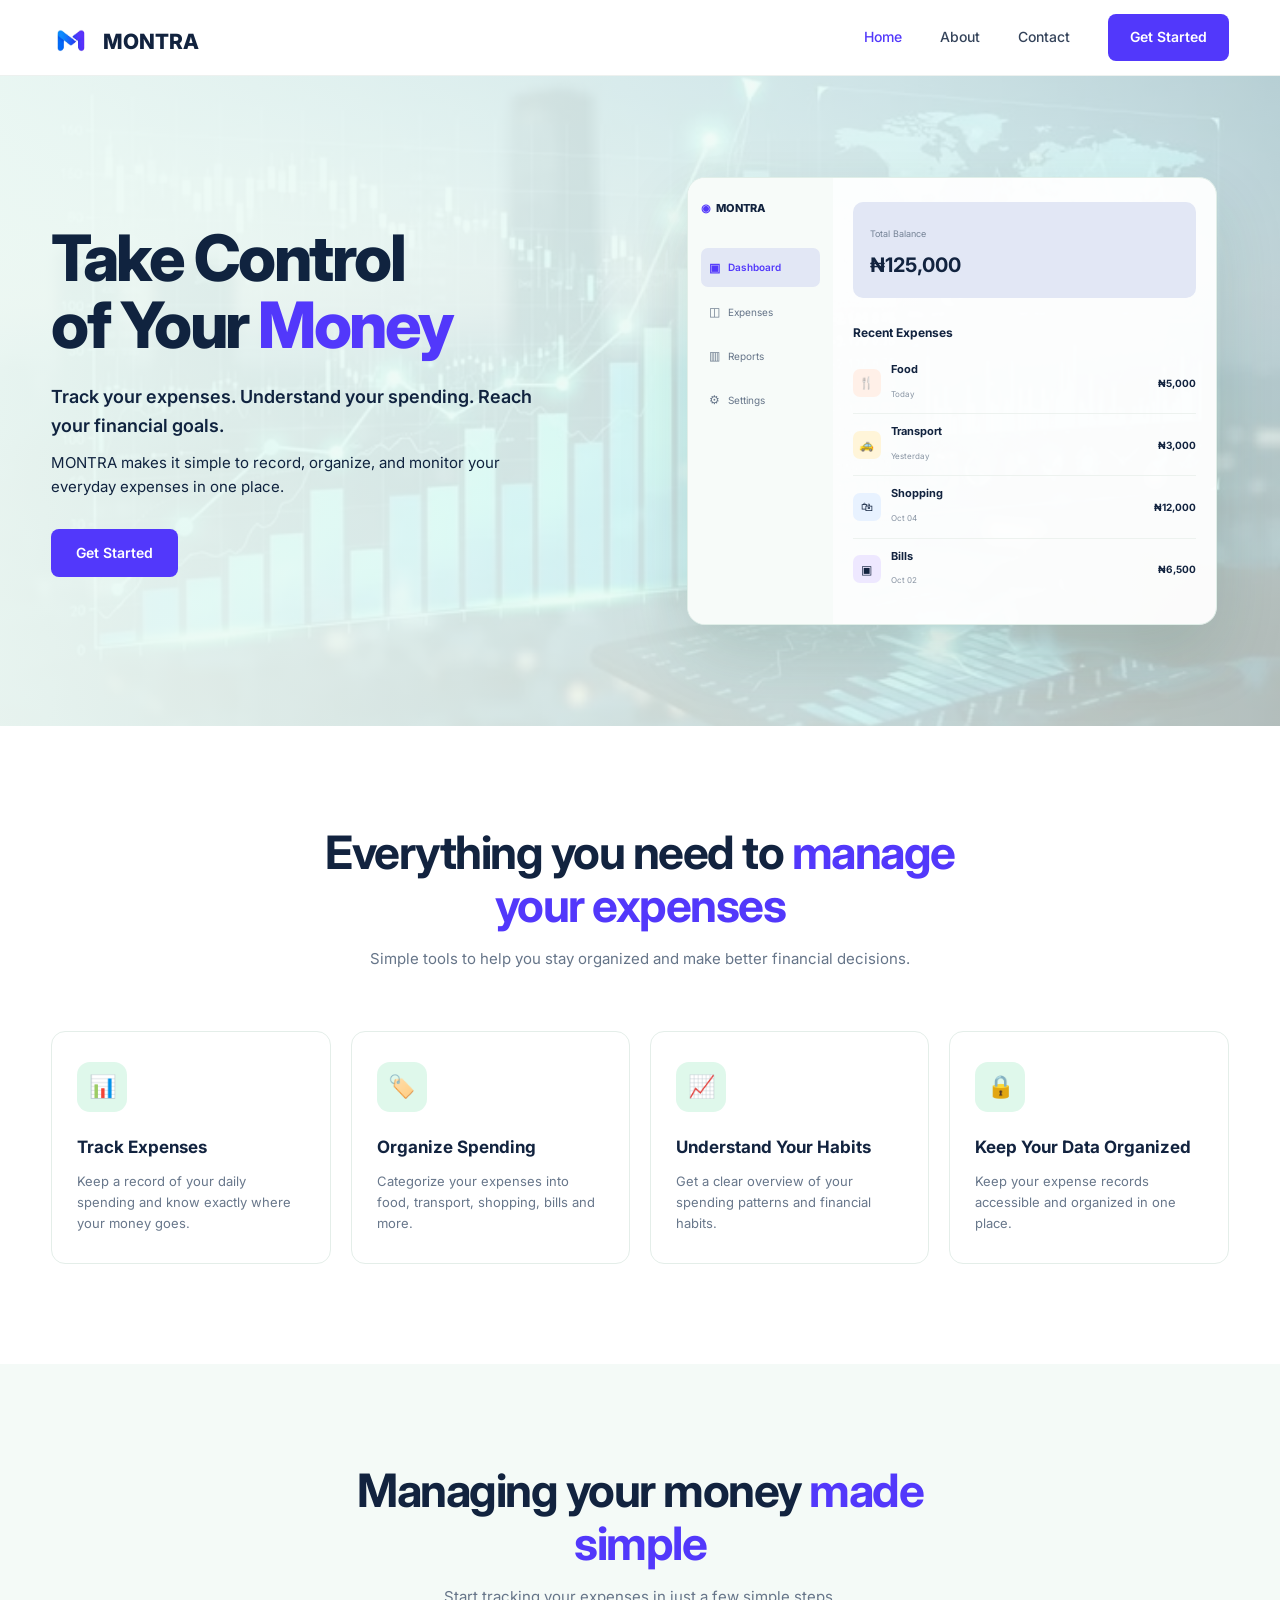
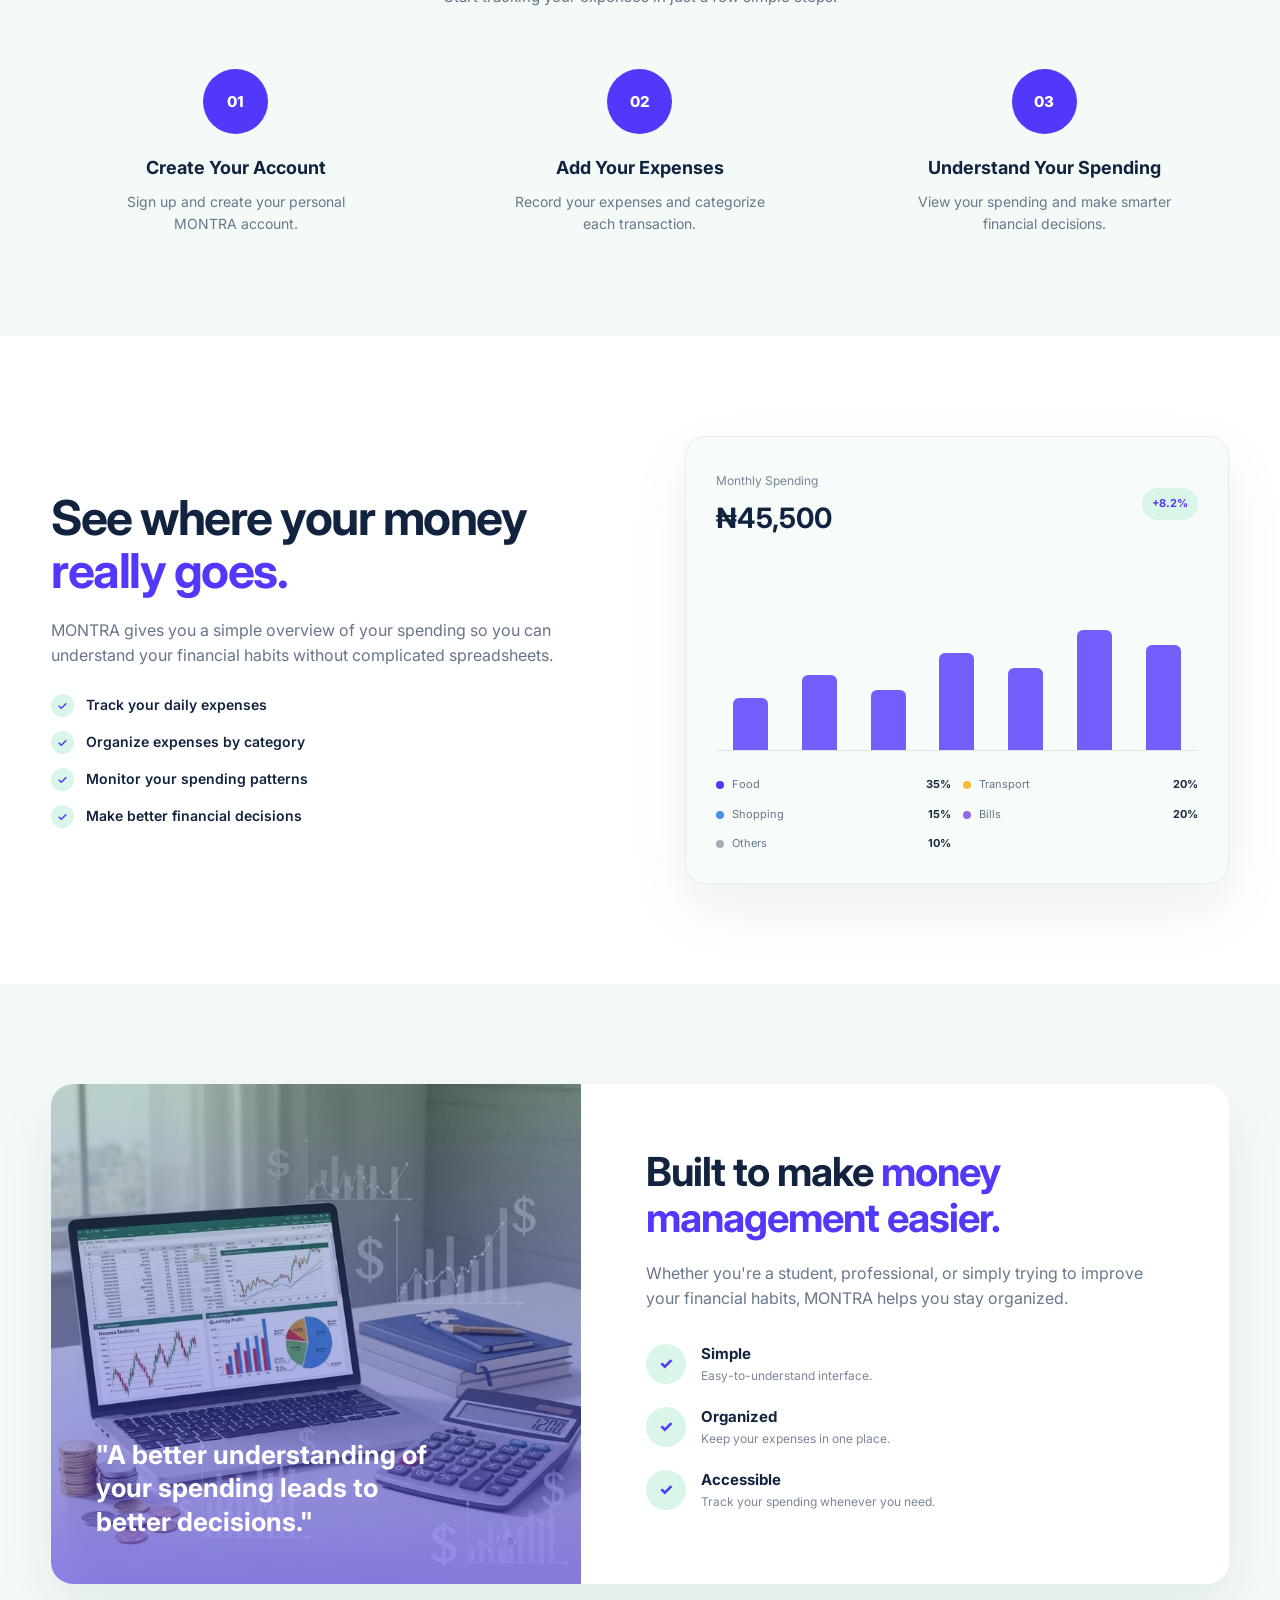
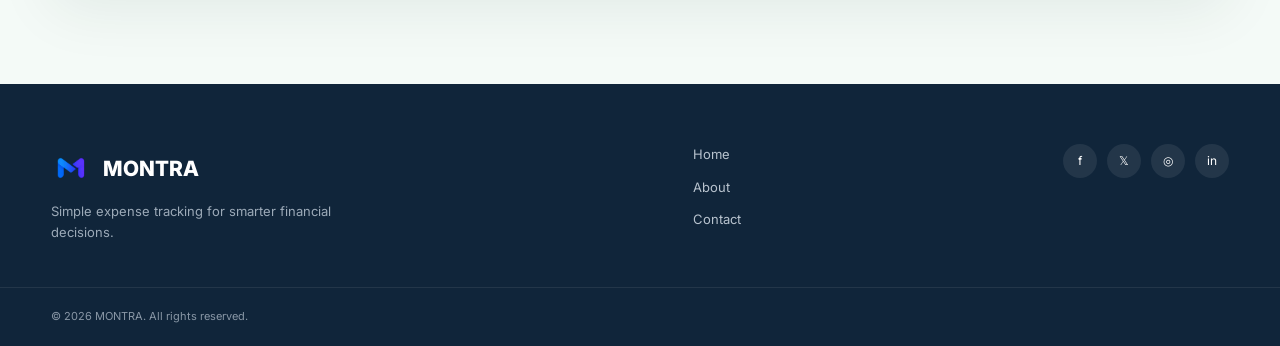
<file: home.html>
<!DOCTYPE html>
<html lang="en">
<head>
    <meta charset="UTF-8">
    <meta name="viewport" content="width=device-width, initial-scale=1.0">

    <title>MONTRA - Smart Expense Tracking</title>

    <link rel="preconnect" href="https://fonts.googleapis.com">
    <link rel="preconnect" href="https://fonts.gstatic.com" crossorigin>
    <link href="https://fonts.googleapis.com/css2?family=Inter:wght@400;500;600;700;800&display=swap" rel="stylesheet">

    <link rel="stylesheet" href="home.css">
</head>

<body>

    <header class="header">

        <div class="container nav-container">

            <a href="home.html" class="logo">
               <img src="montra.png" alt="Montra logo">
               <span>MONTRA</span>
            </a>


            <nav class="nav">

                <a href="home.html" class="active">Home</a>

                <a href="about.html">About</a>

                <a href="contact.html">Contact</a>

                <a href="login.html" class="get-started">
                    Get Started
                </a>

            </nav>

            <button class="menu-toggle" id="menuToggle" aria-label="Open navigation">
                <span></span>
                <span></span>
                <span></span>
            </button>

        </div>

    </header>



    <div class="mobile-menu" id="mobileMenu">

        <a href="home.html">Home</a>

        <a href="about.html">About</a>

        <a href="contact.html">Contact</a>

        <a href="login.html" class="mobile-get-started">
            Get Started
        </a>

    </div>

    <main>

        <section class="hero">

            <div class="hero-background"></div>

            <div class="container hero-container">

                <div class="hero-content">

                    <h1>
                        Take Control
                        <br>
                        of Your <span>Money</span>
                    </h1>

                    <p class="hero-description">
                        Track your expenses. Understand your spending.
                        Reach your financial goals.
                    </p>

                    <p class="hero-text">
                        MONTRA makes it simple to record, organize,
                        and monitor your everyday expenses in one place.
                    </p>


                    <div class="hero-buttons">

                        <a href="login.html" class="btn btn-primary">
                            Get Started
                        </a>

                    </div>

                </div>


                <div class="hero-preview">

                    <div class="dashboard-preview">


                        <div class="preview-sidebar">

                            <div class="mini-logo">
                                <span class="mini-logo-icon">◉</span>
                                MONTRA
                            </div>

                            <div class="preview-menu active-menu">
                                <span>▣</span>
                                Dashboard
                            </div>

                            <div class="preview-menu">
                                <span>◫</span>
                                Expenses
                            </div>

                            <div class="preview-menu">
                                <span>▥</span>
                                Reports
                            </div>

                            <div class="preview-menu">
                                <span>⚙</span>
                                Settings
                            </div>

                        </div>



                        <div class="preview-content">

                            <div class="preview-top">

                                <div>
                                    <small>Total Balance</small>
                                    <h3>₦125,000</h3>
                                </div>


                            </div>


                            <div class="recent-title">
                                Recent Expenses
                            </div>


                            <div class="expense-item">

                                <div class="expense-icon food">
                                    🍴
                                </div>

                                <div>
                                    <strong>Food</strong>
                                    <small>Today</small>
                                </div>

                                <span>₦5,000</span>

                            </div>


                            <div class="expense-item">

                                <div class="expense-icon transport">
                                    🚕
                                </div>

                                <div>
                                    <strong>Transport</strong>
                                    <small>Yesterday</small>
                                </div>

                                <span>₦3,000</span>

                            </div>


                            <div class="expense-item">

                                <div class="expense-icon shopping">
                                    🛍
                                </div>

                                <div>
                                    <strong>Shopping</strong>
                                    <small>Oct 04</small>
                                </div>

                                <span>₦12,000</span>

                            </div>


                            <div class="expense-item">

                                <div class="expense-icon bills">
                                    ▣
                                </div>

                                <div>
                                    <strong>Bills</strong>
                                    <small>Oct 02</small>
                                </div>

                                <span>₦6,500</span>

                            </div>

                        </div>

                    </div>

                </div>

            </div>

        </section>




        <section class="features section" id="features">

            <div class="container">

                <div class="section-heading">

                    <h2>
                        Everything you need to
                        <span>manage your expenses</span>
                    </h2>

                    <p>
                        Simple tools to help you stay organized and
                        make better financial decisions.
                    </p>

                </div>


                <div class="feature-grid">


                    <div class="feature-card">

                        <div class="feature-icon">
                            📊
                        </div>

                        <h3>Track Expenses</h3>

                        <p>
                            Keep a record of your daily spending
                            and know exactly where your money goes.
                        </p>

                    </div>



                    <div class="feature-card">

                        <div class="feature-icon">
                            🏷️
                        </div>

                        <h3>Organize Spending</h3>

                        <p>
                            Categorize your expenses into food,
                            transport, shopping, bills and more.
                        </p>

                    </div>



                    <div class="feature-card">

                        <div class="feature-icon">
                            📈
                        </div>

                        <h3>Understand Your Habits</h3>

                        <p>
                            Get a clear overview of your spending
                            patterns and financial habits.
                        </p>

                    </div>


                    <div class="feature-card">

                        <div class="feature-icon">
                            🔒
                        </div>

                        <h3>Keep Your Data Organized</h3>

                        <p>
                            Keep your expense records accessible
                            and organized in one place.
                        </p>

                    </div>

                </div>

            </div>

        </section>




        <section class="how-section section">

            <div class="container">

                <div class="section-heading">

                    <h2>
                        Managing your money
                        <span>made simple</span>
                    </h2>

                    <p>
                        Start tracking your expenses in just a few simple steps.
                    </p>

                </div>


                <div class="steps">


                    <div class="step">

                        <div class="step-number">
                            01
                        </div>

                        <div class="step-line"></div>

                        <h3>Create Your Account</h3>

                        <p>
                            Sign up and create your personal
                            MONTRA account.
                        </p>

                    </div>


                    <div class="step">

                        <div class="step-number">
                            02
                        </div>

                        <div class="step-line"></div>

                        <h3>Add Your Expenses</h3>

                        <p>
                            Record your expenses and categorize
                            each transaction.
                        </p>

                    </div>


                    <div class="step">

                        <div class="step-number">
                            03
                        </div>

                        <div class="step-line"></div>

                        <h3>Understand Your Spending</h3>

                        <p>
                            View your spending and make smarter
                            financial decisions.
                        </p>

                    </div>

                </div>

            </div>

        </section>




        <section class="overview-section section">

            <div class="container overview-container">

                <div class="overview-content">

                    <h2>
                        See where your money
                        <span>really goes.</span>
                    </h2>

                    <p>
                        MONTRA gives you a simple overview of your
                        spending so you can understand your financial
                        habits without complicated spreadsheets.
                    </p>


                    <div class="check-list">

                        <div>
                            <span>✓</span>
                            Track your daily expenses
                        </div>

                        <div>
                            <span>✓</span>
                            Organize expenses by category
                        </div>

                        <div>
                            <span>✓</span>
                            Monitor your spending patterns
                        </div>

                        <div>
                            <span>✓</span>
                            Make better financial decisions
                        </div>

                    </div>

                </div>

                <div class="spending-card">

                    <div class="spending-header">

                        <div>
                            <small>Monthly Spending</small>

                            <h3>₦45,500</h3>
                        </div>

                        <span class="percentage">
                            +8.2%
                        </span>

                    </div>


                    <div class="big-chart">

                        <div class="chart-bars">

                            <span style="height:35%"></span>
                            <span style="height:50%"></span>
                            <span style="height:40%"></span>
                            <span style="height:65%"></span>
                            <span style="height:55%"></span>
                            <span style="height:80%"></span>
                            <span style="height:70%"></span>

                        </div>

                    </div>


                    <div class="category-list">

                        <div>
                            <span class="dot food-dot"></span>
                            Food
                            <strong>35%</strong>
                        </div>

                        <div>
                            <span class="dot transport-dot"></span>
                            Transport
                            <strong>20%</strong>
                        </div>

                        <div>
                            <span class="dot shopping-dot"></span>
                            Shopping
                            <strong>15%</strong>
                        </div>

                        <div>
                            <span class="dot bills-dot"></span>
                            Bills
                            <strong>20%</strong>
                        </div>

                        <div>
                            <span class="dot other-dot"></span>
                            Others
                            <strong>10%</strong>
                        </div>

                    </div>

                </div>

            </div>

        </section>

        <section class="benefits section">

            <div class="container">

                <div class="benefits-box">

                    <div class="benefits-image">

                        <div class="image-overlay">

                            <div class="quote">
                                "A better understanding
                                of your spending leads
                                to better decisions."
                            </div>

                        </div>

                    </div>


                    <div class="benefits-content">

                        <h2>
                            Built to make
                            <span>money management easier.</span>
                        </h2>

                        <p>
                            Whether you're a student, professional,
                            or simply trying to improve your financial
                            habits, MONTRA helps you stay organized.
                        </p>


                        <div class="benefit-list">

                            <div class="benefit-item">

                                <div class="benefit-icon">
                                    ✓
                                </div>

                                <div>
                                    <h4>Simple</h4>
                                    <p>
                                        Easy-to-understand interface.
                                    </p>
                                </div>

                            </div>


                            <div class="benefit-item">

                                <div class="benefit-icon">
                                    ✓
                                </div>

                                <div>
                                    <h4>Organized</h4>
                                    <p>
                                        Keep your expenses in one place.
                                    </p>
                                </div>

                            </div>


                            <div class="benefit-item">

                                <div class="benefit-icon">
                                    ✓
                                </div>

                                <div>
                                    <h4>Accessible</h4>
                                    <p>
                                        Track your spending whenever you need.
                                    </p>
                                </div>

                            </div>

                        </div>

                    </div>

                </div>

            </div>

        </section>

    </main>



    <footer class="footer">

        <div class="container footer-container">


            <div class="footer-brand">

                <a href="home.html" class="logo footer-logo">

                    <img src="montra.png" alt="Montra logo">
                    <span>MONTRA</span>

                </a>

                <p>
                    Simple expense tracking for
                    smarter financial decisions.
                </p>

            </div>


            <div class="footer-links">

                <div>
                    <a href="home.html">Home</a>
                    <a href="about.html">About</a>
                    <a href="contact.html">Contact</a>
                </div>

            </div>


            <div class="social-links">

                <a href="#">f</a>
                <a href="#">𝕏</a>
                <a href="#">◎</a>
                <a href="#">in</a>

            </div>

        </div>


        <div class="footer-bottom">

            <div class="container">

                <p>
                    © 2026 MONTRA. All rights reserved.
                </p>

            </div>

        </div>

    </footer>

</body>
</html>
</file>
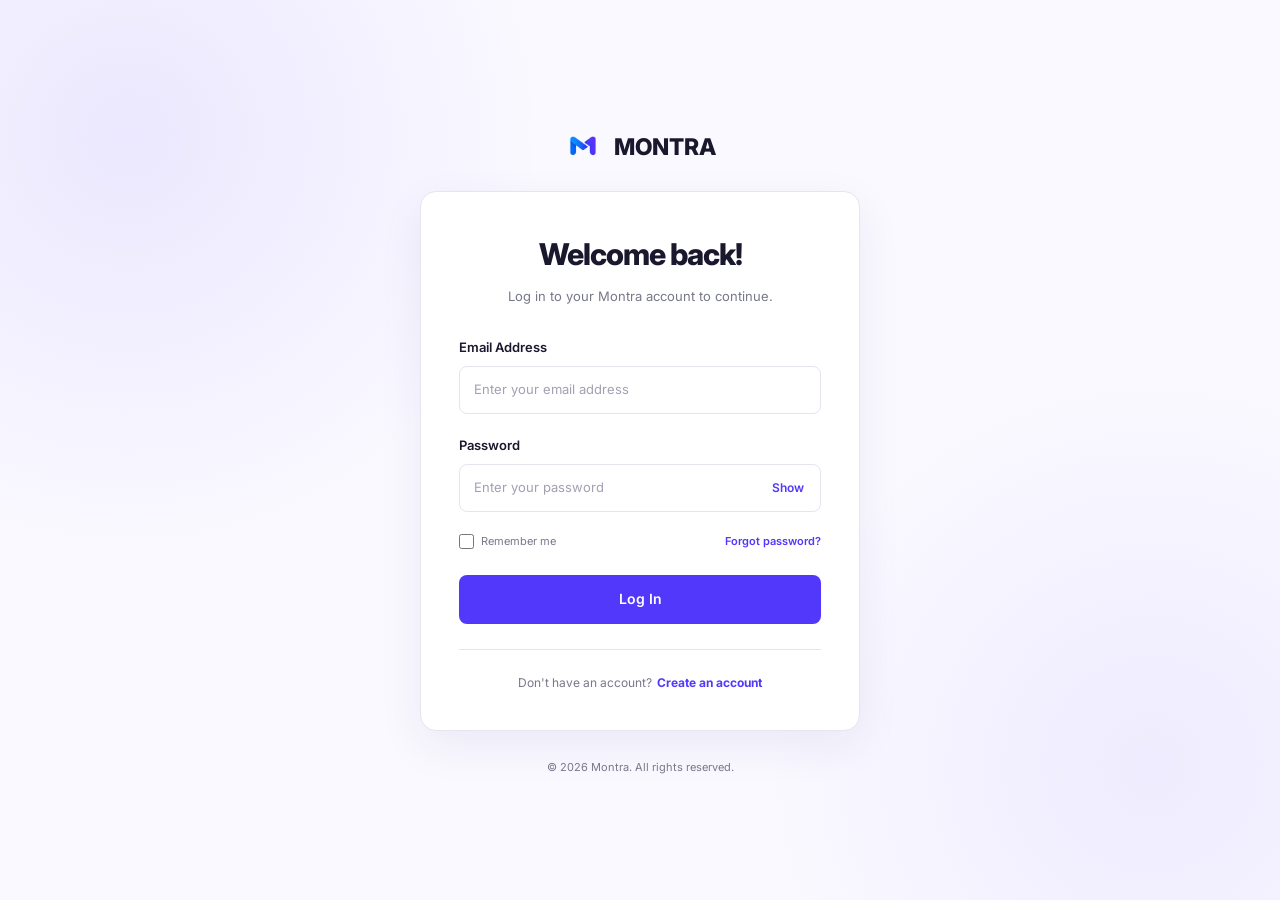
<file: login.html>
<!DOCTYPE html>
<html lang="en">
<head>
    <meta charset="UTF-8">
    <meta name="viewport" content="width=device-width, initial-scale=1.0">

    <title>Log In | Montra</title>

    <link rel="preconnect" href="https://fonts.googleapis.com">
    <link rel="preconnect" href="https://fonts.gstatic.com" crossorigin>
    <link href="https://fonts.googleapis.com/css2?family=Inter:wght@400;500;600;700;800&display=swap" rel="stylesheet">

    <link rel="stylesheet" href="login.css">
</head>
<body>

    <main class="login-page">

        <a href="index.html" class="logo">
            <img src="montra.png" alt="Montra logo">
            <span>MONTRA</span>
        </a>

        <!-- Login Card -->
        <section class="login-card">

            <div class="login-heading">
                <h1>Welcome back!</h1>
                <p>Log in to your Montra account to continue.</p>
            </div>

            <form id="loginForm">

                <div class="form-group">
                    <label for="email">Email Address</label>
                    <input
                        type="email"
                        id="email"
                        name="email"
                        placeholder="Enter your email address"
                        autocomplete="email"
                        required
                    >
                </div>

                <div class="form-group">
                    <label for="password">Password</label>

                    <div class="password-wrapper">
                        <input
                            type="password"
                            id="password"
                            name="password"
                            placeholder="Enter your password"
                            autocomplete="current-password"
                            required
                        >

                        <button
                            type="button"
                            class="toggle-password"
                            id="togglePassword"
                            aria-label="Show password"
                        >
                            Show
                        </button>
                    </div>
                </div>

                <div class="login-options">
                    <label class="remember-me">
                        <input type="checkbox" name="remember">
                        <span>Remember me</span>
                    </label>

                    <a href="forgot-password.html" class="forgot-password">
                        Forgot password?
                    </a>
                </div>

                <button type="submit" class="login-button">
                    Log In
                </button>

                <p class="form-message" id="formMessage" role="status"></p>

            </form>

            <div class="signup-prompt">
                <p>Don't have an account?</p>
                <a href="signup.html">Create an account</a>
            </div>

        </section>

        <p class="login-footer">
            &copy; 2026 Montra. All rights reserved.
        </p>
        <script src="login.js"></script>
    </main>

</body>
</html>
</file>
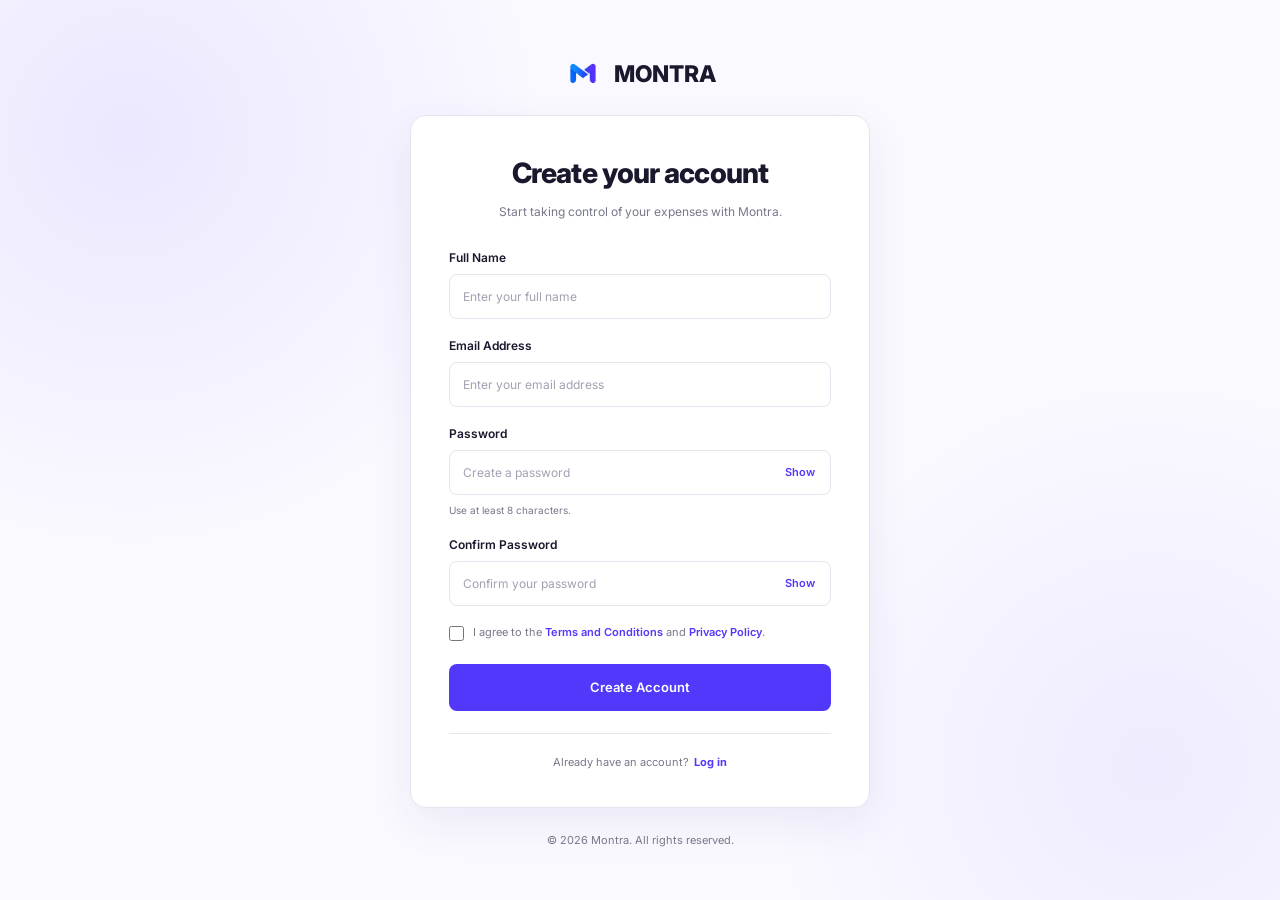
<file: signup.html>
<!DOCTYPE html>
<html lang="en">
<head>
    <meta charset="UTF-8">
    <meta name="viewport" content="width=device-width, initial-scale=1.0">

    <title>Sign Up | Montra</title>
    <meta name="description" content="Create your Montra account and start managing your expenses with ease.">

    <link rel="preconnect" href="https://fonts.googleapis.com">
    <link rel="preconnect" href="https://fonts.gstatic.com" crossorigin>
    <link href="https://fonts.googleapis.com/css2?family=Inter:wght@400;500;600;700;800&display=swap" rel="stylesheet">

    <link rel="stylesheet" href="signup.css">
</head>

<body>

    <main class="signup-page">

    
        <a href="index.html" class="logo">
            <img src="montra.png" alt="Montra logo">
            <span>MONTRA</span>
        </a>

     
        <section class="signup-card">

            <div class="signup-heading">
                <h1>Create your account</h1>
                <p>Start taking control of your expenses with Montra.</p>
            </div>

            <form id="signupForm">

                <div class="form-group">
                    <label for="fullName">Full Name</label>
                    <input
                        type="text"
                        id="fullName"
                        name="fullName"
                        placeholder="Enter your full name"
                        autocomplete="name"
                        required
                    >
                </div>

                <div class="form-group">
                    <label for="email">Email Address</label>
                    <input
                        type="email"
                        id="email"
                        name="email"
                        placeholder="Enter your email address"
                        autocomplete="email"
                        required
                    >
                </div>

                <div class="form-group">
                    <label for="password">Password</label>

                    <div class="password-wrapper">
                        <input
                            type="password"
                            id="password"
                            name="password"
                            placeholder="Create a password"
                            autocomplete="new-password"
                            minlength="8"
                            required
                        >

                        <button
                            type="button"
                            class="toggle-password"
                            data-target="password"
                            aria-label="Show password"
                        >
                            Show
                        </button>
                    </div>

                    <small>Use at least 8 characters.</small>
                </div>

                <div class="form-group">
                    <label for="confirmPassword">Confirm Password</label>

                    <div class="password-wrapper">
                        <input
                            type="password"
                            id="confirmPassword"
                            name="confirmPassword"
                            placeholder="Confirm your password"
                            autocomplete="new-password"
                            minlength="8"
                            required
                        >

                        <button
                            type="button"
                            class="toggle-password"
                            data-target="confirmPassword"
                            aria-label="Show password"
                        >
                            Show
                        </button>
                    </div>
                </div>

                <label class="terms">
                    <input type="checkbox" id="terms" name="terms" required>
                    <span>
                        I agree to the
                        <a href="#">Terms and Conditions</a>
                        and
                        <a href="#">Privacy Policy</a>.
                    </span>
                </label>

                <button type="submit" class="signup-button">
                    Create Account
                </button>

                <p class="form-message" id="formMessage" role="status"></p>

            </form>

            <div class="login-prompt">
                <p>Already have an account?</p>
                <a href="login.html">Log in</a>
            </div>

        </section>

        <p class="signup-footer">
            &copy; 2026 Montra. All rights reserved.
        </p>

    </main>

    <script src="signUp.js"></script>
</body>
</html>
</file>
<file: home.css>
* {
    margin: 0;
    padding: 0;
    box-sizing: border-box;
}

html {
    scroll-behavior: smooth;
}

body {
    font-family: "Inter", sans-serif;
    color: #12233f;
    background: #ffffff;
    line-height: 1.6;
}

a {
    text-decoration: none;
    color: inherit;
}

img {
    max-width: 100%;
    display: block;
}

button {
    font-family: inherit;
}

.container {
    width: min(1180px, 92%);
    margin: 0 auto;
}

.section {
    padding: 100px 0;
}


.header {
    height: 76px;
    background: rgba(255, 255, 255, 0.96);
    border-bottom: 1px solid #edf1ef;
    position: sticky;
    top: 0;
    z-index: 1000;
    backdrop-filter: blur(10px);
}

.nav-container {
    height: 100%;
    display: flex;
    align-items: center;
    justify-content: space-between;
}


.logo {
    display: inline-flex;
    align-items: center;
    gap: 10px;
    text-decoration: none;
    color: #12233f;
    font-size: 21px;
    font-weight: 800;
}

.logo img {
    width: 42px;
    height: 42px;
    object-fit: contain;
    display: block;
    
}
.logo span {
    display: inline-block;
    line-height: 1;
    position: relative;
    top: 4px;
}


.nav {
    display: flex;
    align-items: center;
    gap: 38px;
}

.nav > a {
    font-size: 14px;
    font-weight: 500;
    color: #34435a;
    transition: 0.3s ease;
}

.nav > a:hover {
    color: #5238FB;
}

.nav > a.active {
    color: #5238FB;
}


.get-started {
    background: #5238FB;
    color: white !important;
    padding: 12px 22px;
    border-radius: 8px;
    font-weight: 600 !important;
}

.get-started:hover {
    background: #281795;
}


.menu-toggle {
    display: none;
    flex-direction: column;
    justify-content: center;
    align-items: center;
    gap: 5px;
    background: transparent;
    border: none;
    cursor: pointer;
    width: 40px;
    height: 40px;
    padding: 5px;
    z-index: 1001;
}

.menu-toggle span {
    display: block;
    width: 25px;
    height: 3px;
    background: #12233f;
    border-radius: 3px;
    transition: 0.3s ease;
}


.mobile-menu {
    display: none;
}


.hero {
    position: relative;
    min-height: 650px;
    overflow: hidden;
    background: #f0faf6;
}



.hero-background {
    position: absolute;
    inset: 0;

    background:
       linear-gradient(
            90deg,
            rgba(238, 250, 245, 0.97),
            rgba(238, 250, 245, 0.75)
        ),
        url("background.jpg");

    background-size: cover;
    background-position: center;
}

.hero-container {
    min-height: 650px;
    position: relative;
    z-index: 2;

    display: grid;
    grid-template-columns: 1fr 1fr;
    align-items: center;
    justify-content: center;
    gap: 70px;
}

.hero h1 {
    font-size: clamp(48px, 5vw, 72px);
    line-height: 1.04;
    letter-spacing: -2.5px;
    font-weight: 800;
    color: #10233f;
}

.hero h1 span {
    color: #5238FB;
}

.hero-description {
    margin-top: 25px;
    font-size: 18px;
    font-weight: 600;
    color: #10233f;
    max-width: 520px;
 
}

.hero-text {
    margin-top: 10px;
    font-size: 15px;
    color: #10233f;
    max-width: 500px;
}


.hero-buttons {
    display: flex;
    gap: 15px;
    margin-top: 30px;
}

.btn {
    display: inline-flex;
    align-items: center;
    justify-content: center;
    gap: 10px;

    min-height: 48px;
    padding: 0 25px;

    border-radius: 8px;

    font-size: 14px;
    font-weight: 600;

    transition: 0.3s ease;
}

.btn-primary {
    background: #5238FB;
    color: white;
}

.btn-primary:hover {
    background: #281795;
    transform: translateY(-2px);
}

.btn-secondary {
    background: white;
    border: 1px solid #5238FB;
    color: #5238FB;
}

.btn-secondary:hover {
    background: #e9f9f2;
}


.hero-preview {
    display: flex;
    justify-content: center;
}

.dashboard-preview {
    width: 100%;
    max-width: 530px;

    display: grid;
    grid-template-columns: 145px 1fr;

    background: rgba(255, 255, 255, 0.94);
    border: 1px solid #e0eee8;
    border-radius: 18px;

    overflow: hidden;

    box-shadow:
        0 30px 70px rgba(23, 73, 56, 0.15);

    transform: none;
}


.preview-sidebar {
    background: #f7fbf9;
    padding: 22px 13px;
}

.mini-logo {
    font-size: 11px;
    font-weight: 800;
    display: flex;
    align-items: center;
    gap: 5px;
    margin-bottom: 30px;
}

.mini-logo-icon {
    color: #5238FB;
}

.preview-menu {
    display: flex;
    align-items: center;
    gap: 8px;
    font-size: 10px;
    padding: 10px 8px;
    margin-bottom: 5px;
    border-radius: 7px;
    color: #667589;
}

.preview-menu span {
    font-size: 12px;
}

.active-menu {
    background: #e2e7f5;
    color: #5238FB;
    font-weight: 600;
}


.preview-content {
    padding: 24px 20px;
}

.preview-top {
    background: #e2e7f5;
    border-radius: 10px;
    padding: 17px;
    display: flex;
    justify-content: space-between;
}

.preview-top small {
    color: #748295;
    font-size: 9px;
}

.preview-top h3 {
    font-size: 20px;
    margin-top: 4px;
}

.chart-mini {
    width: 85px;
    height: 50px;
    position: relative;
}

.chart-line {
    position: absolute;
    width: 100%;
    height: 40px;
    bottom: 0;
    border-bottom: 2px solid #5238FB;
    border-radius: 50%;
    transform: skewY(-15deg);
}

.recent-title {
    font-size: 12px;
    font-weight: 700;
    margin: 25px 0 10px;
}

.expense-item {
    display: flex;
    align-items: center;
    gap: 10px;
    padding: 9px 0;
    border-bottom: 1px solid #edf2ef;
}

.expense-item:last-child {
    border-bottom: none;
}

.expense-item > div:nth-child(2) {
    flex: 1;
}

.expense-item strong {
    display: block;
    font-size: 11px;
}

.expense-item small {
    font-size: 8px;
    color: #8894a3;
}

.expense-item > span {
    font-size: 10px;
    font-weight: 700;
}

.expense-icon {
    width: 28px;
    height: 28px;
    display: flex;
    align-items: center;
    justify-content: center;
    border-radius: 7px;
    font-size: 12px;
}

.food {
    background: #fff0e8;
}

.transport {
    background: #fff5d9;
}

.shopping {
    background: #e8f2ff;
}

.bills {
    background: #eee8ff;
}


.section-heading {
    text-align: center;
    max-width: 700px;
    margin: 0 auto 60px;
}

.section-heading .small-label {
    margin-bottom: 15px;
}

.section-heading h2 {
    font-size: clamp(32px, 4vw, 46px);
    line-height: 1.15;
    letter-spacing: -1.5px;
}

.section-heading h2 span {
    color: #5238FB;
}

.section-heading p {
    margin-top: 15px;
    color: #667589;
    font-size: 15px;
}


.features {
    background: #ffffff;
}

.feature-grid {
    display: grid;
    grid-template-columns: repeat(4, 1fr);
    gap: 20px;
}

.feature-card {
    border: 1px solid #e4eee9;
    padding: 30px 25px;
    border-radius: 14px;
    background: #ffffff;
    transition: 0.3s ease;
}

.feature-card:hover {
    transform: translateY(-7px);
    box-shadow: 0 20px 45px rgba(17, 55, 41, 0.08);
}

.feature-icon {
    width: 50px;
    height: 50px;
    border-radius: 13px;
    background: #dff8eb;

    display: flex;
    align-items: center;
    justify-content: center;

    font-size: 22px;
    margin-bottom: 22px;
}

.feature-card h3 {
    font-size: 17px;
    margin-bottom: 10px;
}

.feature-card p {
    color: #68778b;
    font-size: 13px;
}


.how-section {
    background: #f4faf7;
}

.steps {
    display: grid;
    grid-template-columns: repeat(3, 1fr);
    gap: 35px;
}

.step {
    text-align: center;
    position: relative;
}

.step-number {
    width: 65px;
    height: 65px;

    margin: 0 auto 20px;

    display: flex;
    align-items: center;
    justify-content: center;

    border-radius: 50%;

    background: #5238FB;
    color: white;

    font-weight: 800;
    font-size: 15px;
}

.step h3 {
    font-size: 18px;
    margin-bottom: 8px;
}

.step p {
    color: #68778b;
    font-size: 14px;
    max-width: 280px;
    margin: auto;
}


.overview-section {
    background: white;
}

.overview-container {
    display: grid;
    grid-template-columns: 1fr 1fr;
    align-items: center;
    gap: 90px;
}

.overview-content h2 {
    font-size: clamp(34px, 4vw, 48px);
    line-height: 1.1;
    letter-spacing: -1.5px;
}

.overview-content h2 span {
    color: #5238FB;
}

.overview-content > p {
    color: #667589;
    margin: 20px 0 25px;
    max-width: 520px;
}

.check-list {
    display: flex;
    flex-direction: column;
    gap: 14px;
}

.check-list div {
    display: flex;
    align-items: center;
    gap: 12px;
    font-size: 14px;
    font-weight: 600;
}

.check-list span {
    width: 23px;
    height: 23px;
    border-radius: 50%;
    background: #d8f6e9;
    color: #5238FB;

    display: flex;
    align-items: center;
    justify-content: center;

    font-size: 12px;
}


.spending-card {
    padding: 30px;
    border-radius: 20px;
    background: #f7fbf9;
    border: 1px solid #e2eee8;
    box-shadow: 0 25px 60px rgba(22, 72, 53, 0.08);
}

.spending-header {
    display: flex;
    justify-content: space-between;
    align-items: center;
}

.spending-header small {
    color: #77869a;
    font-size: 12px;
}

.spending-header h3 {
    font-size: 28px;
    margin-top: 4px;
}

.percentage {
    background: #d9f6e9;
    color: #5238FB;
    padding: 7px 10px;
    border-radius: 20px;
    font-size: 11px;
    font-weight: 700;
}

.big-chart {
    height: 180px;
    margin-top: 30px;
    border-bottom: 1px solid #dce8e2;
    display: flex;
    align-items: flex-end;
}

.chart-bars {
    height: 150px;
    width: 100%;
    display: flex;
    justify-content: space-around;
    align-items: flex-end;
}

.chart-bars span {
    width: 8%;
    max-width: 35px;
    background: #5238FB;
    border-radius: 6px 6px 0 0;
    opacity: 0.8;
}

.category-list {
    margin-top: 25px;
    display: grid;
    grid-template-columns: 1fr 1fr;
    gap: 12px;
}

.category-list div {
    display: flex;
    align-items: center;
    gap: 8px;
    font-size: 11px;
    color: #667589;
}

.category-list strong {
    margin-left: auto;
    color: #1b2c42;
}

.dot {
    width: 8px;
    height: 8px;
    border-radius: 50%;
    background: #5238FB;
}

.transport-dot {
    background: #f5bd35;
}

.shopping-dot {
    background: #4b8fe8;
}

.bills-dot {
    background: #8d69e8;
}

.other-dot {
    background: #a4afb9;
}


.benefits {
    background: #f4faf7;
}

.benefits-box {
    display: grid;
    grid-template-columns: 0.9fr 1.1fr;
    min-height: 500px;
    border-radius: 22px;
    overflow: hidden;
    background: white;
    box-shadow: 0 25px 60px rgba(17, 55, 41, 0.08);
}


.benefits-image {
    background:
        linear-gradient(
            rgba(3, 85, 58, 0.25),
            rgba(81, 63, 243, 0.55)
        ),
        url("decision.jpg");

    background-size: cover;
    background-position: center;

    min-height: 450px;

    display: flex;
    align-items: flex-end;
}

.image-overlay {
    padding: 45px;
}

.quote {
    color: white;
    font-size: 26px;
    font-weight: 700;
    line-height: 1.3;
    max-width: 350px;
}

.benefits-content {
    padding: 65px;
}

.benefits-content h2 {
    font-size: 40px;
    line-height: 1.15;
    letter-spacing: -1px;
}

.benefits-content h2 span {
    color: #5238FB;
}

.benefits-content > p {
    color: #68778b;
    margin: 20px 0 30px;
}

.benefit-list {
    display: flex;
    flex-direction: column;
    gap: 20px;
}

.benefit-item {
    display: flex;
    align-items: center;
    gap: 15px;
}

.benefit-icon {
    width: 40px;
    height: 40px;
    flex-shrink: 0;

    background: #d9f6e9;
    color: #5238FB;

    border-radius: 50%;

    display: flex;
    align-items: center;
    justify-content: center;

    font-weight: 800;
}

.benefit-item h4 {
    font-size: 15px;
}

.benefit-item p {
    color: #7a8798;
    font-size: 12px;
}




.footer {
    background: #10253a;
    color: white;
    padding-top: 60px;
}

.footer-container {
    display: grid;
    grid-template-columns: 1.5fr 1fr 1fr;
    gap: 50px;
    padding-bottom: 45px;
}

.footer-logo {
    color: white;
    display: flex;
    align-items: center;
}

.footer-brand p {
    color: #9caab8;
    font-size: 13px;
    max-width: 280px;
    margin-top: 15px;
}

.footer-links {
    display: flex;
    justify-content: center;
}

.footer-links div {
    display: flex;
    flex-direction: column;
    gap: 12px;
}

.footer-links a {
    color: #b8c3ce;
    font-size: 13px;
}

.footer-links a:hover {
    color: white;
}

.social-links {
    display: flex;
    justify-content: flex-end;
    gap: 10px;
}

.social-links a {
    width: 34px;
    height: 34px;
    border-radius: 50%;
    background: rgba(255,255,255,0.08);

    display: flex;
    align-items: center;
    justify-content: center;

    font-size: 12px;

    transition: 0.3s;
}

.social-links a:hover {
    background: #5238FB;
}

.footer-bottom {
    border-top: 1px solid rgba(255,255,255,0.08);
    padding: 20px 0;
}

.footer-bottom p {
    color: #8997a6;
    font-size: 11px;
}


@media (max-width: 1024px) {

    .container {
        width: min(92%, 900px);
    }

    .section {
        padding: 80px 0;
    }



    .hero-container {
        gap: 35px;
    }

    .hero h1 {
        font-size: 52px;
    }

    .dashboard-preview {
        grid-template-columns: 120px 1fr;
    }



    .feature-grid {
        grid-template-columns: repeat(2, 1fr);
    }


    .overview-container {
        gap: 45px;
    }


    .benefits-content {
        padding: 45px;
    }

    .benefits-content h2 {
        font-size: 34px;
    }


    .footer-container {
        grid-template-columns: 1.5fr 1fr 1fr;
    }

}


@media (max-width: 767px) {

    .container {
        width: 90%;
    }

    .section {
        padding: 70px 0;
    }


    .header {
        height: 68px;
    }

    .nav {
        display: none;
    }

    .menu-toggle {
        display: flex;
    }


    .mobile-menu {
        position: fixed;
        top: 68px;
        left: 0;
        width: 100%;

        background: white;

        padding: 20px;

        display: flex;
        flex-direction: column;
        gap: 5px;

        transform: translateY(-150%);
        visibility: hidden;
        opacity: 0;
        transition: 0.3s ease;

        box-shadow: 0 15px 30px rgba(0,0,0,0.08);

        z-index: 999;
    }

    .mobile-menu.active {
        transform: translateY(0);
        visibility: visible;
        opacity: 1;
    }
    .mobile-menu a {
        padding: 14px;
        font-size: 14px;
        border-radius: 8px;
        color: #12233f;
    }
    
     .mobile-menu a.active,
    .mobile-menu a[aria-current="page"] {
        color: #5238FB;
        background: #F0EDFF;
    }

    .mobile-menu a:hover {
        background: #f0faf6;
    }

    .mobile-menu .mobile-get-started {
        background: #5238FB;
        color: white;
        text-align: center;
        margin-top: 5px;
        font-weight: 600;
    }

    .mobile-menu .mobile-get-started:hover {
    background: #281795;
    }

    .hero {
        min-height: auto;
    }

    .hero-container {
        min-height: auto;
        grid-template-columns: 1fr;
        padding: 80px 0;
        gap: 55px;
    }

    .hero h1 {
        font-size: 46px;
        letter-spacing: -1.8px;
    }

    .hero-description {
        font-size: 16px;
    }

    .hero-text {
        font-size: 14px;
    }

    .hero-buttons {
        flex-direction: column;
        align-items: stretch;
    }

    .btn {
        width: 100%;
    }



    .dashboard-preview {
        grid-template-columns: 100px 1fr;
        transform: none;
    }

    .preview-sidebar {
        padding: 17px 8px;
    }

    .preview-content {
        padding: 15px;
    }

    .mini-logo {
        font-size: 9px;
    }

    .preview-menu {
        font-size: 8px;
    }

    .preview-menu span {
        font-size: 9px;
    }


    .section-heading {
        margin-bottom: 40px;
    }


    .feature-grid {
        grid-template-columns: 1fr;
    }

    .feature-card {
        padding: 25px;
    }



    .steps {
        grid-template-columns: 1fr;
        gap: 45px;
    }


    .overview-container {
        grid-template-columns: 1fr;
        gap: 50px;
    }

    .overview-content h2 {
        font-size: 35px;
    }

    .spending-card {
        padding: 22px;
    }


    .benefits-box {
        grid-template-columns: 1fr;
    }

    .benefits-image {
        min-height: 300px;
    }

    .image-overlay {
        padding: 30px;
    }

    .quote {
        font-size: 22px;
    }

    .benefits-content {
        padding: 35px 25px;
    }

    .benefits-content h2 {
        font-size: 32px;
    }


    .cta-section {
        padding: 75px 0;
    }


    .footer-container {
        grid-template-columns: 1fr;
        gap: 35px;
    }

    .footer-links {
        justify-content: flex-start;
    }

    .social-links {
        justify-content: flex-start;
    }

}


@media (max-width: 480px) {

    .logo {
        font-size: 17px;
    }

    .logo-icon {
        width: 27px;
        height: 27px;
    }

    .hero-container {
        padding: 65px 0;
    }

    .hero h1 {
        font-size: 39px;
    }

    .hero-preview {
        width: 100%;
    }

    .dashboard-preview {
        grid-template-columns: 82px 1fr;
    }

    .preview-sidebar {
        padding: 14px 6px;
    }

    .preview-menu {
        padding: 8px 5px;
    }

    .preview-top h3 {
        font-size: 17px;
    }

    .category-list {
        grid-template-columns: 1fr;
    }

    .benefits-image {
        min-height: 250px;
    }

    .quote {
        font-size: 19px;
    }

}
</file>
<file: about.css>
:root {
    --primary: #5238FB;
    --primary-dark: #4027D8;
    --primary-light: #F0EDFF;
    --text: #12233f;
    --muted: #68778b;
    --header-h: 76px;
}

* {
    margin: 0;
    padding: 0;
    box-sizing: border-box;
}

html {
    scroll-behavior: smooth;
    -webkit-text-size-adjust: 100%;
}

body {
    font-family: "Inter", system-ui, -apple-system, "Segoe UI", Roboto, Arial, sans-serif;
    color: var(--text);
    background: #ffffff;
    line-height: 1.6;
    -webkit-font-smoothing: antialiased;
}

img {
    max-width: 100%;
    height: auto;
}

a {
    text-decoration: none;
    color: inherit;
}

button {
    font-family: inherit;
}

a:focus-visible,
button:focus-visible {
    outline: 3px solid rgba(82, 56, 251, 0.25);
    outline-offset: 3px;
}

.container {
    width: min(1180px, 92%);
    margin: 0 auto;
}

.section {
    padding: 100px 0;
}


.header {
    height: 76px;
    background: rgba(255, 255, 255, 0.96);
    border-bottom: 1px solid #edf1ef;
    position: sticky;
    top: 0;
    z-index: 1000;
    backdrop-filter: blur(10px);
}

.nav-container {
    height: 100%;
    display: flex;
    align-items: center;
    justify-content: space-between;
}


.logo {
    display: inline-flex;
    align-items: center;
    gap: 10px;
    text-decoration: none;
    color: #12233f;
    font-size: 21px;
    font-weight: 800;
}

.logo img {
    width: 42px;
    height: 42px;
    object-fit: contain;
    display: block;
    
}
.logo span {
    display: inline-block;
    line-height: 1;
    position: relative;
    top: 4px;
}


.nav {
    display: flex;
    align-items: center;
    gap: 38px;
    
}

.nav > a {
    font-size: 14px;
    font-weight: 500;
    color: #34435a;
    transition: 0.3s ease;
}

.nav > a:hover {
    color: #5238FB;
}

.nav > a.active {
    color: #5238FB;
}

.get-started {
    background: var(--primary);
    color: #fff !important;
    padding: 12px 22px;
    border-radius: 8px;
    font-weight: 600 !important;
}


.get-started:hover {
    background: var(--primary-dark);
}

.menu-toggle {
    display: none;
    flex-direction: column;
    justify-content: center;
    align-items: center;
    gap: 5px;
    background: transparent;
    border: none;
    cursor: pointer;
    width: 40px;
    height: 40px;
    padding: 5px;
    z-index: 1001;
}

.menu-toggle span {
    display: block;
    width: 25px;
    height: 2px;
    background: var(--text);
}

.mobile-menu {
    display: none;
}


/* ---------- Hero ---------- */

.about-hero {
    position: relative;
    isolation: isolate;
    overflow: hidden;
    background: #F5FAF8;
    display: flex;
    align-items: center;
    justify-content: center;
    /* min-height instead of height: 100vh so content is never clipped */
    min-height: calc(100vh - var(--header-h));
    min-height: calc(100svh - var(--header-h));
    padding: 75px 0;

}

.hero-copy {
    min-width: 0;
    text-align: center;
}

.hero-copy h1 {
    max-width: 750px;
    font-size: clamp(60px, 7.5vw, 72px);
    font-weight: 800;
    line-height: 1.05;
    letter-spacing: -2.5px;
}

.hero-copy h1 span {
    display: block;
    color: var(--primary);
}

.hero-copy p {
 
    margin-top: 22px;
    font-size: 16px;
    line-height: 1.7;
    color: #697386;
}

.btn {
    display: inline-flex;
    align-items: center;
    justify-content: center;
    gap: 10px;

    margin-top: 15px;
    min-height: 48px;
    padding: 0 25px;

    border-radius: 8px;
    background: var(--primary);
    color: #fff;

    font-size: 14px;
    font-weight: 600;

    transition: background 0.3s ease, transform 0.3s ease;
}

/* hover background was identical to the base color, so there was no visible change */
.btn:hover {
    background: var(--primary-dark);
    transform: translateY(-2px);
}


/* ---------- Section heading ---------- */

.section-heading {
    max-width: 720px;
    margin: 0 auto 60px;
    text-align: center;
}

.section-heading h2 {
    font-size: clamp(32px, 4vw, 46px);
    line-height: 1.15;
    letter-spacing: -1.5px;
}

.section-heading h2 span {
    color: var(--primary);
}

.section-heading p {
    margin-top: 16px;
    color: var(--muted);
    font-size: 15px;
}


/* ---------- What we do ---------- */

.what-section {
    background: #fff;
}

.what-grid {
    display: grid;
    grid-template-columns: repeat(4, 1fr);
    gap: 20px;
}

.what-card {
    min-height: 260px;
    padding: 30px 25px;
    background: #fff;
    border: 1px solid #e1eee8;
    border-radius: 14px;
    transition: transform 0.3s ease, box-shadow 0.3s ease;
}

.what-card:hover {
    transform: translateY(-5px);
    box-shadow: 0 18px 40px rgba(17, 55, 41, 0.08);
}

.what-icon,
.value-icon {
    width: 52px;
    height: 52px;
    display: flex;
    align-items: center;
    justify-content: center;
    border-radius: 13px;
    background: #dff8eb;
    font-size: 22px;
    margin-bottom: 22px;
}

.what-card h3 {
    font-size: 18px;
    margin-bottom: 10px;
}

.what-card p,
.value-card p {
    color: var(--muted);
    font-size: 13px;
}


/* ---------- Values ---------- */

.values {
    background: #f5faf8;
}

.values-grid {
    display: grid;
    grid-template-columns: repeat(3, 1fr);
    gap: 25px;
}

.value-card {
    background: #fff;
    border: 1px solid #e1eee8;
    border-radius: 15px;
    padding: 35px 30px;
    min-height: 270px;
}

.value-card h3 {
    font-size: 19px;
    margin-bottom: 10px;
}

.footer {
    background: #10253a;
    color: #fff;
    padding-top: 60px;
}

.footer-container {
    display: grid;
    grid-template-columns: 1.5fr 1fr 1fr;
    gap: 50px;
    padding-bottom: 45px;
}

.footer-logo {
    color: #fff;
}

.footer-brand p {
    color: #9caab8;
    font-size: 13px;
    max-width: 280px;
    margin-top: 15px;
}

.footer-links {
    display: flex;
    flex-direction: column;
    gap: 12px;
}

.footer-links a {
    color: #b8c3ce;
    font-size: 13px;
    transition: color 0.2s ease;
}

.footer-links a:hover {
    color: #fff;
}

.social-links {
    display: flex;
    justify-content: flex-end;
    gap: 10px;
}

.social-links a {
    width: 34px;
    height: 34px;
    border-radius: 50%;
    background: rgba(255, 255, 255, 0.08);

    display: flex;
    align-items: center;
    justify-content: center;

    font-size: 12px;
    transition: background 0.3s ease;
}

.social-links a:hover {
    background: var(--primary);
}

.footer-bottom {
    border-top: 1px solid rgba(255, 255, 255, 0.08);
    padding: 20px 0;
}

.footer-bottom p {
    color: #8997a6;
    font-size: 12px;
}

@media (max-width: 1024px) {
    .container {
        width: min(92%, 900px);
    }

    .section {
        padding: 80px 0;
    }

    .mission-container {
        gap: 45px;
    }

    .what-grid {
        grid-template-columns: repeat(2, 1fr);
    }

    .why-container {
        gap: 45px;
    }

    .values-grid {
        gap: 18px;
    }

    .footer-container {
        gap: 30px;
    }
}


@media (max-width: 767px) {
    :root {
        --header-h: 68px;
    }

    .container {
        width: 90%;
    }

    .section {
        padding: 70px 0;
    }

    .nav {
        display: none;
    }

    .menu-toggle {
        display: flex;
    }

    .mobile-menu {
        position: fixed;
        top: var(--header-h);
        left: 0;
        width: 100%;
        background: #fff;
        padding: 20px;

        display: flex;
        flex-direction: column;
        gap: 5px;

        transform: translateY(-150%);
        visibility: hidden;
        opacity: 0;

        transition:
            transform 0.3s ease,
            opacity 0.3s ease,
            visibility 0.3s ease;

        box-shadow: 0 15px 30px rgba(0, 0, 0, 0.08);
        z-index: 999;
    }

    .mobile-menu.active {
        transform: translateY(0);
        visibility: visible;
        opacity: 1;
    }

    .mobile-menu a {
        padding: 14px;
        font-size: 14px;
        border-radius: 8px;
        color: var(--text);
    }

    .mobile-menu a:hover {
        background: #f0faf6;
    }

    /* current-page indicator, same as the contact page */
    .mobile-menu a.active,
    .mobile-menu a[aria-current="page"] {
        color: var(--primary);
        background: var(--primary-light);
    }

    /* was background #f0faf6 with white text, so the button label was invisible */
    .mobile-menu .mobile-get-started {
        background: var(--primary);
        color: #fff;
        text-align: center;
        margin-top: 5px;
        font-weight: 600;
    }

    .mobile-menu .mobile-get-started:hover {
        background: var(--primary-dark);
        color: #fff;
    }

    /* only the differences from the desktop rule; the duplicated block was removed.
       Previously height: 100vh from the desktop rule still applied here. */
    .about-hero {
        min-height: 600px;
        padding: 80px 0;
    }

    .hero-layout {
        grid-template-columns: 1fr;
        gap: 30px;
    }

    .hero-copy h1 {
        font-size: clamp(38px, 8vw, 52px);
        letter-spacing: -1.8px;
    }

    .hero-copy p {
        font-size: 14px;
    }

    .hero-image img {
        max-width: 360px;
        max-height: 300px;
    }

    .mission-container {
        grid-template-columns: 1fr;
        gap: 45px;
    }

    .mission-image {
        min-height: 350px;
    }

    .mission-content h2 {
        font-size: 35px;
    }

    .what-grid {
        grid-template-columns: 1fr;
    }

    .what-card {
        min-height: auto;
    }

    .why-container {
        grid-template-columns: 1fr;
        gap: 45px;
    }

    .why-content h2 {
        font-size: 35px;
    }

    .why-image {
        min-height: 450px;
    }

    .values-grid {
        grid-template-columns: 1fr;
    }

    .value-card {
        min-height: auto;
    }

    .stats-container {
        grid-template-columns: 1fr 1fr;
        gap: 0;
    }

    .stat {
        padding: 25px 10px;
        border-right: none;
        border-bottom: 1px solid rgba(255, 255, 255, 0.12);
    }

    .stat:nth-child(3),
    .stat:nth-child(4) {
        border-bottom: none;
    }

    .cta-section {
        padding: 75px 0;
    }

    .footer-container {
        grid-template-columns: 1fr;
        gap: 35px;
    }

    .social-links {
        justify-content: flex-start;
    }
}


@media (max-width: 480px) {
    .logo {
        font-size: 18px;
        gap: 8px;
    }

    .logo img {
        width: 34px;
        height: 34px;
    }

    /* these targeted .about-hero h1/p, but the text is inside .hero-copy;
       the old selectors only won by source order and dropped the clamp() sizing */
    .hero-copy h1 {
        font-size: 38px;
    }

    .hero-copy p {
        font-size: 14px;
    }

    .mission-image {
        min-height: 280px;
        padding: 20px;
    }

    .floating-card {
        padding: 12px 15px;
    }

    .phone-card {
        width: 285px;
    }

    .stat h2 {
        font-size: 20px;
    }
}
</file>
<file: contact.css>
:root {
    --primary: #5238FB;
    --primary-dark: #4027D8;
    --primary-light: #F0EDFF;
    --primary-border: #DCD5FF;

    --text: #172033;
    --muted: #697386;
    --border: #E8EAF0;
    --surface: #FFFFFF;
    --page-bg: #FAFAFE;

    --radius: 14px;
    --shadow: 0 18px 50px rgba(37, 27, 105, 0.07);
    --header-h: 76px;
}

* {
    margin: 0;
    padding: 0;
    box-sizing: border-box;
}

html {
    scroll-behavior: smooth;
    -webkit-text-size-adjust: 100%;
}

body {
    font-family: "Inter", system-ui, -apple-system, "Segoe UI", Roboto, Arial, sans-serif;
    color: var(--text);
    background: var(--surface);
    line-height: 1.6;
    -webkit-font-smoothing: antialiased;
}

img {
    max-width: 100%;
    height: auto;
}

a {
    color: inherit;
    text-decoration: none;
}

button,
input,
select,
textarea {
    font: inherit;
}

button,
a,
input,
select,
textarea {
    -webkit-tap-highlight-color: transparent;
}

button:focus-visible,
a:focus-visible,
input:focus-visible,
select:focus-visible,
textarea:focus-visible {
    outline: 3px solid rgba(82, 56, 251, 0.25);
    outline-offset: 3px;
}

.container {
    width: min(1180px, 92%);
    margin-inline: auto;
}


/* ---------- Header ---------- */
.header {
    height: 76px;
    background: rgba(255, 255, 255, 0.96);
    border-bottom: 1px solid #edf1ef;
    position: sticky;
    top: 0;
    z-index: 1000;
    backdrop-filter: blur(10px);
}

.nav-container {
    height: 100%;
    display: flex;
    align-items: center;
    justify-content: space-between;
}


.logo {
    display: inline-flex;
    align-items: center;
    gap: 10px;
    text-decoration: none;
    color: #12233f;
    font-size: 21px;
    font-weight: 800;
}

.logo img {
    width: 42px;
    height: 42px;
    object-fit: contain;
    display: block;
    
}
.logo span {
    display: inline-block;
    line-height: 1;
    position: relative;
    top: 4px;
}


.nav {
    display: flex;
    align-items: center;
    gap: 38px;
    
}

.nav > a {
    font-size: 14px;
    font-weight: 500;
    color: #34435a;
    transition: 0.3s ease;
}

.nav > a:hover {
    color: #5238FB;
}

.nav > a.active {
    color: #5238FB;
}

.get-started {
    background: var(--primary);
    color: #fff !important;
    padding: 12px 22px;
    border-radius: 8px;
    font-weight: 600 !important;
}


.get-started:hover {
    background: var(--primary-dark);
}

.menu-toggle {
    display: none;
    flex-direction: column;
    justify-content: center;
    align-items: center;
    gap: 5px;
    background: transparent;
    border: none;
    cursor: pointer;
    width: 40px;
    height: 40px;
    padding: 5px;
    z-index: 1001;
}

.menu-toggle span {
    display: block;
    width: 25px;
    height: 2px;
    background: var(--text);
}

.mobile-menu {
    display: none;
}

/* ---------- Hero ---------- */

.contact-hero {
    position: relative;
    isolation: isolate;
    overflow: hidden;


    /* min-height instead of fixed height so content is never clipped */
    min-height: calc(100vh - var(--header-h));
    min-height: calc(100svh - var(--header-h));
    padding: 75px 0;

    background-size: cover;
    background-position: center;
}

.hero-layout {
    display: grid;
    grid-template-columns: 1.05fr 0.95fr;
    align-items: center;
    gap: 40px;
    width: 100%;
}

.hero-copy {
    min-width: 0;
}

.hero-copy h1 {
    max-width: 750px;
    font-size: clamp(48px, 5.5vw, 76px);
    font-weight: 800;
    line-height: 1.05;
    letter-spacing: -2.5px;
}

.hero-copy h1 span {
    display: block;
    color: var(--primary);
}

.hero-copy p {
    max-width: 540px;
    margin-top: 22px;
    font-size: 16px;
    line-height: 1.7;
    color: var(--muted);
}

.hero-image {
    min-width: 0;
    display: flex;
    align-items: center;
    justify-content: center;
    border-radius: 18px;
 
}

.hero-image img {
    display: block;
    width: 100%;
    max-width: 500px;
    max-height: 460px;
    object-fit: cover;
    border-radius: 18px;
}


/* ---------- Contact section ---------- */

.contact-section {
    padding: 95px 0 105px;
    background: var(--surface);
}

.contact-grid {
    display: grid;
    grid-template-columns: 0.85fr 1.15fr;
    align-items: start;
    gap: 65px;
}

.contact-info {
    padding-top: 15px;
}

.contact-info .eyebrow {
    background: var(--primary-light);
    border-color: transparent;
}

.contact-info h2 {
    max-width: 420px;
    font-size: clamp(32px, 3.5vw, 43px);
    line-height: 1.15;
    letter-spacing: -1.5px;
}

.info-intro {
    margin-top: 17px;
    max-width: 440px;

    color: var(--muted);
    font-size: 14px;
}

.info-list {
    display: flex;
    flex-direction: column;
    gap: 29px;

    margin-top: 38px;
}

.info-item {
    display: flex;
    align-items: flex-start;
    gap: 16px;
}

.info-icon {
    display: flex;
    align-items: center;
    justify-content: center;

    flex: 0 0 48px;
    width: 48px;
    height: 48px;

    border-radius: 12px;
    background: var(--primary-light);
}

.info-icon svg {
    width: 22px;
    height: 22px;

    fill: none;
    stroke: var(--primary);
    stroke-width: 1.7;
    stroke-linecap: round;
    stroke-linejoin: round;
}

.info-item h3 {
    margin-bottom: 3px;
    font-size: 15px;
}

.info-item p {
    color: var(--muted);
    font-size: 13px;
}

.info-item a {
    display: inline-block;
    margin-top: 5px;

    color: var(--primary);
    font-size: 13px;
    font-weight: 600;

    overflow-wrap: anywhere;
}

.info-item a:hover {
    text-decoration: none;
}

.contact-note {
    display: flex;
    align-items: flex-start;
    gap: 12px;

    margin-top: 38px;
    padding: 18px;

    border: 1px solid var(--primary-border);
    border-radius: 12px;

    background: var(--page-bg);
}

.note-mark {
    display: flex;
    align-items: center;
    justify-content: center;

    flex-shrink: 0;
    width: 28px;
    height: 28px;

    border-radius: 8px;
    background: var(--primary-light);
    color: var(--primary);
}

.contact-note p {
    color: var(--muted);
    font-size: 13px;
}

.contact-note strong {
    display: block;
    margin-bottom: 3px;
    color: var(--text);
    font-size: 13px;
}


/* ---------- Form ---------- */

.contact-form-card {
    min-width: 0;
    padding: 36px;

    border: 1px solid var(--border);
    border-radius: 18px;

    background: #FFFFFF;
    box-shadow: var(--shadow);
}

.form-heading {
    margin-bottom: 27px;
}

.form-heading h2 {
    font-size: 25px;
    letter-spacing: -0.6px;
}

.form-heading p {
    margin-top: 7px;
    color: var(--muted);
    font-size: 13px;
}

.form-row {
    display: grid;
    grid-template-columns: repeat(2, minmax(0, 1fr));
    gap: 18px;
}

.form-group {
    display: flex;
    flex-direction: column;
    min-width: 0;
    gap: 8px;
    margin-bottom: 20px;
}

.form-group label {
    font-size: 13px;
    font-weight: 600;
    color: #343D50;
}

.form-group input,
.form-group select,
.form-group textarea {
    width: 100%;
    min-width: 0;

    padding: 13px 14px;

    border: 1px solid #DFE2EB;
    border-radius: 8px;

    background: #FFFFFF;
    color: var(--text);

    /* 16px prevents iOS Safari from zooming the page on focus */
    font-size: 16px;

    transition: border-color 0.2s ease, box-shadow 0.2s ease;
}

.form-group input,
.form-group select {
    min-height: 47px;
}

.form-group textarea {
    min-height: 145px;
    resize: vertical;
}

.form-group input::placeholder,
.form-group textarea::placeholder {
    color: #9BA3B2;
}

.form-group input:focus,
.form-group select:focus,
.form-group textarea:focus {
    border-color: var(--primary);
    outline: none;
    box-shadow: 0 0 0 3px rgba(82, 56, 251, 0.2);
}

.submit-button {
    display: flex;
    align-items: center;
    justify-content: center;
    gap: 12px;

    width: 100%;
    min-height: 50px;
    padding: 13px 20px;

    border: none;
    border-radius: 8px;

    background: var(--primary);
    color: #FFFFFF;

    font-size: 14px;
    font-weight: 600;

    cursor: pointer;

    transition: background 0.2s ease, transform 0.2s ease;
}

.submit-button:hover {
    background: var(--primary-dark);
    transform: translateY(-1px);
}

.form-feedback {
    display: none;
    margin-top: 14px;
    color: var(--primary-dark);
    font-size: 13px;
}

.form-feedback.visible {
    display: block;
}


/* ---------- Footer ---------- */

.footer {
    background: #10253a;
    color: #FFFFFF;
    padding-top: 58px;
}

.footer-main {
    display: grid;
    grid-template-columns: 1.5fr 1fr 1fr;
    gap: 55px;
    padding-bottom: 45px;
}

.footer-logo {
    color: #FFFFFF;
}

.footer-brand p {
    max-width: 285px;
    margin-top: 15px;

    color: #B8B5CD;
    font-size: 13px;
}

.footer-navigation {
    display: flex;
    flex-direction: column;
    align-items: flex-start;
    gap: 12px;
}

.footer-navigation h3 {
    margin-bottom: 5px;
    font-size: 14px;
}

.footer-navigation a {
    color: #B8B5CD;
    font-size: 13px;
    transition: color 0.2s ease;
}

.footer-navigation a:hover {
    color: white;
}

.social-links {
    display: flex;
    justify-content: flex-end;
    gap: 10px;
}

.social-links a {
    width: 34px;
    height: 34px;
    border-radius: 50%;
    background: rgba(255, 255, 255, 0.08);

    display: flex;
    align-items: center;
    justify-content: center;

    font-size: 12px;

    transition: background 0.3s ease;
}

.social-links a:hover {
    background: var(--primary);
}

.footer-bottom {
    border-top: 1px solid rgba(255, 255, 255, 0.1);
    padding: 19px 0;
}

.footer-bottom-content {
    display: flex;
    justify-content: space-between;
    gap: 20px;
}

.footer-bottom p {
    color: #A6A3BA;
    font-size: 12px;
}


/* ---------- Responsive ---------- */

@media (max-width: 1024px) {
    .nav {
        gap: 23px;
    }

    .contact-grid {
        grid-template-columns: 0.9fr 1.1fr;
        gap: 35px;
    }

    .contact-form-card {
        padding: 28px;
    }

    .footer-main {
        gap: 30px;
    }
}


@media (max-width: 767px) {
    :root {
        --header-h: 68px;
    }

    .container {
        width: 90%;
    }

    .logo {
        font-size: 19px;
    }

    .logo img {
        width: 35px;
        height: 35px;
    }

    .nav {
        display: none;
    }

    .menu-toggle {
        display: flex;
    }

    .mobile-menu {
        display: flex;
        flex-direction: column;
        gap: 4px;

        position: absolute;
        top: 100%;
        left: 0;

        width: 100%;
        padding: 12px 5% 20px;

        background: #FFFFFF;
        border-bottom: 1px solid var(--border);
        box-shadow: 0 15px 25px rgba(23, 20, 60, 0.07);

        visibility: hidden;
        opacity: 0;
        pointer-events: none;
        transform: translateY(-8px);

        transition: opacity 0.2s ease, transform 0.2s ease,
                    visibility 0.2s ease;
    }

    .mobile-menu.active {
        transform: translateY(0);
        visibility: visible;
        opacity: 1;
        pointer-events: auto; /* was missing: links were unclickable when open */
    }

    .mobile-menu a {
        padding: 12px 14px;
        border-radius: 7px;
        font-size: 14px;
        color: var(--text);
    }

    .mobile-menu a.active {
        color: var(--primary);
        background: var(--primary-light);
    }

    .mobile-menu .mobile-cta {
        margin-top: 5px;
        text-align: center;
        background: var(--primary);
        color: #FFFFFF;
        font-weight: 600;
    }

    /* was .about-hero (copy-paste leftover from another page) */
    .contact-hero {
        min-height: 400px;
        padding: 60px 0;
    }

    .hero-layout {
        grid-template-columns: 1fr;
        gap: 25px;
    }

    .hero-copy h1 {
        font-size: clamp(38px, 8vw, 52px);
        letter-spacing: -1.8px;
        /* removed margin-top: 150px hack (missing semicolon, pushed content off-screen) */
    }

    .hero-copy p {
        font-size: 14px;
    }

    .hero-image img {
        max-width: 360px;
        max-height: 300px;
    }

    .contact-section {
        padding: 65px 0 75px;
    }

    .contact-grid {
        grid-template-columns: 1fr;
        gap: 42px;
    }

    .contact-info h2 {
        font-size: 35px;
    }

    .info-list {
        gap: 24px;
        margin-top: 30px;
    }

    .contact-note {
        margin-top: 30px;
    }

    .contact-form-card {
        padding: 25px 22px;
        border-radius: 14px;
    }

    .form-heading h2 {
        font-size: 23px;
    }

    .footer-main {
        grid-template-columns: 1fr 1fr;
        gap: 35px 25px;
    }

    .footer-brand {
        grid-column: 1 / -1;
    }

    .footer-bottom-content {
        flex-direction: column;
        text-align: center;
        gap: 7px;
    }
}


@media (max-width: 480px) {
   
    .hero-copy h1 {
        font-size: 38px;
    }

    .hero-copy p {
        font-size: 13px;
    }

    .form-row {
        grid-template-columns: 1fr;
        gap: 0;
    }

    .contact-form-card {
        padding: 22px 17px;
    }

    .form-group textarea {
        min-height: 125px;
    }

    .footer-main {
        grid-template-columns: 1fr;
    }

    .footer-brand {
        grid-column: auto;
    }
}

@media (prefers-reduced-motion: reduce) {
    *,
    *::before,
    *::after {
        scroll-behavior: auto !important;
        transition-duration: 0.01ms !important;
        animation-duration: 0.01ms !important;
    }
}
</file>
<file: Dashboard.css>
*{
    margin: 0;
    padding: 0;
    box-sizing: border-box;
    font-family: 'Segoe UI', Tahoma, Geneva, Verdana, sans-serif;
}

body {
    margin: 0;
    min-height: 100vh;
    width: 100%;
    background: #ffffff;
   
}

.dashboard {
  display: flex;
  height: 100vh;
  width: 100%;
  overflow: hidden;
  /* background-image: url('./backgroundimg.jpg'); */
  background-color: white;
  background-repeat: no-repeat;
  background-position: center;
  background-size: cover;
  justify-content: center;
  align-items: center;
  gap: 28px;
  padding: 32px;
}

 
.sidebar {
  height: 100%;
  width: 260px;
  background-color: #fff;
  color: #1e293b;
  display: flex;
  flex-direction: column;
  width: 220px;
  border-radius: 28px;
  box-shadow: 0 18px 40px rgba(15, 23, 42, 0.12);
}

.sidebar-brand {
  padding: 24px;
  border-bottom: 1px solid #e2e8f0;
}

.sidebar-menu {
  padding: 16px 0;
}

.sidebar-menu ul {
  list-style: none;
}

.sidebar-menu a {
  display: block;
  padding: 14px 24px;
  color: #64748b;
  text-decoration: none;
  transition: all 0.3s ease;
  margin: 8px 8px;
}

.burger-menu{
  display: none;
   
  height: 50px;
  width: 20%;
  & img{
    height: 100%;
    width: 100%;
  }
}

 
.sidebar-menu a:hover, 
.sidebar-menu a.active {
  color: #1e293b;
  background-color: #f1f5f9;
  border-radius: 40px;
}

 
.main-content {
  flex: 1;
  display: flex;
  flex-direction: column;
  background: #fff;
  height: 97%;
  min-width: 0;
  border-radius: 36px;
  transition: all 0.3s ease;
  border: 1px solid #f1f5f9;
  box-shadow: 0 20px 50px rgba(15, 23, 42, 0.12);
  
}

 
.top-bar {
  color: #1e293b;
  padding: 16px 24px;
  display: flex;
  justify-content: space-between;
  align-items: center;
  border-bottom: 1px solid #e2e8f0;
   
}

.sidebar-brand {
    display: flex;
    flex-direction: column;
    align-items: center;
    justify-content: center;
    gap: 8px;
}

.sidebar-user-name {
    margin: 0;
    max-width: 220px;
    text-align: center;
    font-size: 15px;
    font-weight: 600;
    color: #172033;
    overflow-wrap: anywhere;
}

.profile-button img {
    width: 65px;
    height: 65px;
    object-fit: cover;
    border-radius: 50%;
}
.profile-button {
  display: block;
  width: 56px;
  height: 56px;
  padding: 0;
  overflow: hidden;
  border: 2px solid #e2e8f0;
  border-radius: 50%;
  background: transparent;
  cursor: pointer;
  transition: border-color 0.2s ease, transform 0.2s ease;
}

.profile-button:hover,
.profile-button:focus-visible,
.profile-button.active {
  border-color: #0f766e;
  transform: scale(1.06);
}

.profile-button:focus-visible {
  outline: 2px solid #0f766e;
  outline-offset: 3px;
}

.profile-button img {
  display: block;
  width: 100%;
  height: 100%;
  object-fit: cover;
}

.user-profile {
  background-color: #fff;
  color: #1e293b;
  padding: 8px 16px;
  border-radius: 20px;
  width: 290px;
  display: flex;
  justify-content: space-between;
  box-shadow: 0 12px 30px rgba(15, 23, 42, 0.1);
 
}
.user-profile p:hover {
  color: #1e293b;
  background-color: #f1f5f9;
  border-radius: 25px;
  cursor: pointer;
 
}

.user-profile button:hover{
    color: #0f766e;
    background-color:#f1f5f9;
    border-radius: 25px;
    cursor: pointer;
    border: none;
}

/* .today {
  
   background-color: red;
} */

.features-list{
    list-style: none;
    color: #1e293b;
    font-family: sans-serif;
    height: 100%;
    display: flex;
    flex-direction: column;
    justify-content: space-around;
   
}
.intro{
    font-weight: 800;
    font-size: 30px;
}
#Today{
    color: #1e293b;
}

#date{
    color: #64748b;
}
#crazylist{
    list-style: none;
    color:#1e293b;
}

#todayContent{
  background-color: white;
  display: flex;
  justify-content: space-between;
  border-radius: 15px;
  width: 90%;
  align-self: center;
  height: 20%;
  align-items: center;
  transition: all 0.3s ease;
  border: 1px solid #f1f5f9;
  box-shadow: 0 16px 35px rgba(15, 23, 42, 0.1);
  
}


#todayContentitem{
  background-color: white;
  display: flex;
  justify-content: space-between;
  border-radius: 15px;
  width: 90%;
  align-self: center;
  height: 50%;
  align-items: center;
  margin-top: 50px;
  transition: all 0.3s ease;
  border: 1px solid #f1f5f9;
  box-shadow: 0 16px 35px rgba(15, 23, 42, 0.1);
   
}

.main-content { 
  gap: 18px; 
  overflow-y: 
  auto;
  padding: 0 24px 24px; 
}
.top-bar {
   border-bottom-color: #e2e8f0;
   }
.top-bar p, .balance-note {
   margin-top: 6px; color: #64748b; font-size: 13px;
  }
.balance-note {
   color: #64748b;
  }

.user-profile {
   width: auto; gap: 6px; 
  }
.user-profile button { 
  padding: 8px 12px;
   border: 0;
    border-radius: 14px;
     background: transparent; color: #1e293b;
      cursor: pointer;
 }
#todayContent, #todayContentitem {
   width: 100%;
    height: auto;
     flex: 0 0 auto;
   }
#todayContent { 
  min-height: 130px;
   padding: 24px; 
}
#todayContent h2 { 
  color: #1e293b; 
  font-size: 30px; 
}

#todayContentitem { 
  gap: 20px; 
  padding: 22px 24px;
 }


.historyT{
 
  height: 330px;
}

.card-label { 
  margin-bottom: 8px; 
  color: #64748b; 
  font-size: 13px; }
.stat { 
  flex: 1;
   padding-left: 18px; 
   border-left: 1px solid #e2e8f0; 
  }
.stat h3 { 
  color: #1e293b; 
  font-size: 20px;
 }
.content-body { 
  width: 100%; 
  padding: 24px;
   border-radius: 15px; 
   background: white; 
   color: #1e293b;
   box-shadow: 0 16px 35px rgba(15, 23, 42, 0.1);
   animation: fade-in-up 0.45s ease-out both;
   }
.content-body h2 { 
  margin-bottom: 12px;
   font-size: 18px;
   }
.summary-grid {
  display: grid;
  grid-template-columns: repeat(3, minmax(0, 1fr));
  gap: 14px;
}

.summary-card {
  min-width: 0;
  padding: 20px 22px;
  border-radius: 10px;
  background: #fff;
  color: #1e293b;
  box-shadow: 0 12px 28px rgba(15, 23, 42, 0.09);
  transition: transform 0.2s ease, box-shadow 0.2s ease;
  animation: fade-in-up 0.45s ease-out both;
  /* border-top: 4px solid #0f766e; */
}

.summary-card:nth-child(2) {
  animation-delay: 0.08s;
}

.summary-card:nth-child(3) {
  animation-delay: 0.16s;
}

.summary-card:hover {
  transform: translateY(-3px);
  box-shadow: 0 18px 36px rgba(15, 23, 42, 0.13);
}


#logoutBtn {
    display: block;
    padding: 12px 16px;
    color: #DC2626;
    text-decoration: none;
    border-radius: 8px;
    font-size: 15px;
    font-weight: 500;
    transition: background-color 0.3s ease,
                color 0.3s ease;
}


#logoutBtn:hover {
    background-color: #FEE2E2;
    color: #991B1B;
}


#logoutBtn:focus-visible {
    outline: 2px solid #DC2626;
    outline-offset: 3px;
}


@keyframes fade-in-up {
  from {
    opacity: 0;
    transform: translateY(10px);
  }
  to {
    opacity: 1;
    transform: translateY(0);
  }
}

@media (prefers-reduced-motion: reduce) {
  .content-body,
  .summary-card {
    animation: none;
  }
}

.summary-card .card-label {
  color: #64748b;
}

.summary-card h2,
.summary-card h3 {
  overflow-wrap: anywhere;
  font-size: 24px;
}

/* .balance-card {
  background: #0f766e;
  color: #fff;
} */

.balance-card .card-label {
  color: #64748b;
}

.transaction-form {
  display: grid;
  grid-template-columns: repeat(2, minmax(0, 1fr));
  gap: 8px 14px;
  max-width: 800px;
}

.transaction-form label {
  margin-top: 8px;
  color: #334155;
  font-size: 14px;
  font-weight: 600;
}

.transaction-form input,
.transaction-form select {
  width: 100%;
  min-width: 0;
  padding: 11px 12px;
  border: 1px solid #cbd5e1;
  border-radius: 6px;
  color: #1e293b;
  background: #fff;
  font: inherit;
}

.transaction-form input:focus,
.transaction-form select:focus {
  outline: 2px solid #0f766e;
  outline-offset: 1px;
}

.form-actions {
  grid-column: 1 / -1;
  display: flex;
  flex-wrap: wrap;
  align-items: center;
  gap: 12px;
  margin-top: 12px;
}

.form-actions button {
  padding: 10px 16px;
  border: 0;
  border-radius: 6px;
  color: #fff;
  background: #0f766e;
  font: inherit;
  font-weight: 600;
  cursor: pointer;
}

.form-actions button:hover {
  background: #115e59;
}

#transactionStatus {
  color: #15803d;
  font-size: 14px;
}

.transaction-list li {
  align-items: center;
}

.transaction-details {
  display: flex;
  min-width: 0;
  flex-direction: column;
  gap: 4px;
}

.transaction-title {
  overflow-wrap: anywhere;
}

.transaction-meta,
.history-total {
  color: #64748b;
  font-size: 13px;
}

.transaction-amount {
  flex-shrink: 0;
  white-space: nowrap;
}

.transaction-amount.expense {
  color: #b91c1c;
}

.transaction-amount.income {
  color: #15803d;
}

.empty-state {
  color: #64748b;
}
.transaction-list {
   list-style: none;
   }
.transaction-list li { 
  display: flex;
   justify-content: space-between;
    gap: 12px;
    padding: 13px 0; 
    border-top: 1px solid #e2e8f0; 
    font-size: 14px;
   }
.category-summary-item {
  display: block !important;
}

.category-summary-details {
  display: grid;
  gap: 10px;
}

.category-summary-heading {
  display: flex;
  flex-wrap: wrap;
  align-items: baseline;
  gap: 8px 14px;
}

.category-summary-percentage {
  margin-left: auto;
  color: #475569;
  font-weight: 600;
}

.category-summary-progress {
  height: 8px;
  overflow: hidden;
  border-radius: 4px;
  background: #e2e8f0;
}

.category-summary-progress span {
  display: block;
  height: 100%;
  border-radius: inherit;
  background: #0f766e;
}

.category-summary-progress.expense span {
  background: #b91c1c;
}

.category-summary-progress.income span {
  background: #15803d;
}

.income { 
  color: #15803d;
 }

.user-info-form {
  display: grid;
  grid-template-columns: minmax(0, 1fr);
  gap: 8px;
  max-width: 560px;
}

.user-info-form label {
  margin-top: 8px;
  color: #334155;
  font-size: 14px;
  font-weight: 600;
}

.user-info-form input,
.user-info-form textarea {
  width: 100%;
  padding: 11px 12px;
  border: 1px solid #cbd5e1;
  border-radius: 6px;
  color: #1e293b;
  background: #fff;
  font: inherit;
}

.user-info-form input:focus,
.user-info-form textarea:focus {
  outline: 2px solid #0f766e;
  outline-offset: 1px;
}

.user-info-form textarea {
  resize: vertical;
}

.settings-form {
  display: grid;
  grid-template-columns: minmax(0, 1fr);
  gap: 10px;
  max-width: 560px;
}

.settings-form > label:not(.settings-toggle) {
  margin-top: 8px;
  color: #334155;
  font-size: 14px;
  font-weight: 600;
}

.settings-form select {
  width: 100%;
  padding: 11px 12px;
  border: 1px solid #cbd5e1;
  border-radius: 6px;
  color: #1e293b;
  background: #fff;
  font: inherit;
}

.settings-form select:focus,
.settings-toggle input:focus-visible {
  outline: 2px solid #0f766e;
  outline-offset: 1px;
}

.settings-note {
  color: #64748b;
  font-size: 13px;
}

.settings-toggle {
  display: flex;
  align-items: center;
  gap: 10px;
  color: #334155;
  cursor: pointer;
}

.settings-toggle input {
  width: 16px;
  height: 16px;
  accent-color: #0f766e;
}

.settings-status {
  min-height: 1.25em;
  color: #15803d;
  font-size: 14px;
}

.user-info-actions {
  display: flex;
  flex-wrap: wrap;
  align-items: center;
  gap: 12px;
  margin-top: 12px;
}

.user-info-actions button {
  padding: 10px 16px;
  border: 0;
  border-radius: 6px;
  color: #fff;
  background: #0f766e;
  font: inherit;
  font-weight: 600;
  cursor: pointer;
}

.user-info-actions button:hover {
  background: #115e59;
}

#userInfoStatus {
  color: #15803d;
  font-size: 14px;
}

.view-panel {
  display: flex;
  flex-direction: column;
  gap: 18px;
}

.view-panel[hidden],
#dateControls[hidden] {
  display: none;
}

@media (max-width: 700px) {
  .summary-grid {
    grid-template-columns: minmax(0, 1fr);
  }

  .transaction-form {
    grid-template-columns: minmax(0, 1fr);
  }

  .form-actions {
    grid-column: auto;
  }

  .burger-menu{
    display: block;
      height: 50px;
  width: 20%;
  & img{
    height: 100%;
    width: 100%;
  }
}
  

.historyT{
 
  height: 270px;
}

  .dashboard {
     height: auto;
      min-height: 100vh;
       overflow: visible;
        flex-direction: column; 
        align-items: stretch;
         padding: 16px; }


  .sidebar {
     width: 100%; 
    }
/* 
  .sidebar {
  height: 100%;
  width: 260px;
  background-color: #fff;
  color: #1e293b;
  display: flex;
  flex-direction: column;
  width: 220px;
  border-radius: 28px;
  box-shadow: 0 18px 40px rgba(15, 23, 42, 0.12);
  
}

.sidebar-brand {
  padding: 24px;
  border-bottom: 1px solid #e2e8f0;
}

.sidebar-menu {
  padding: 16px 0;
}

.sidebar-menu ul {
  list-style: none;
}

.sidebar-menu a {
  display: block;
  padding: 14px 24px;
  color: #64748b;
  text-decoration: none;
  transition: all 0.3s ease;
  margin: 8px 8px;
} */
 
  .main-content {
     width: 100%;
      height: auto;
       min-height: 80vh;
        padding: 0 16px 16px;
       }
  .top-bar {
     flex-wrap: wrap; 
     gap: 12px;
     }

  .user-profile {
     max-width: 100%; 
     padding: 6px;
     }

  #todayContentitem {
     flex-wrap: wrap;
     }

     
  .stat {
     min-width: 40%; 
    }

}
</file>
<file: login.css>
:root {
    --primary: #5238FB;
    --primary-dark: #4027D8;
    --primary-light: #F2EFFF;

    --text: #19182D;
    --muted: #77788A;
    --border: #E5E5EF;
    --background: #FAF9FF;
}

* {
    margin: 0;
    padding: 0;
    box-sizing: border-box;
}

body {
    font-family: "Inter", sans-serif;
    color: var(--text);
    background: var(--background);
    line-height: 1.6;
}

a {
    text-decoration: none;
}

button,
input {
    font: inherit;
}

.login-page {
    min-height: 100vh;
    min-height: 100dvh;

    display: flex;
    flex-direction: column;
    align-items: center;
    justify-content: center;

    padding: 40px 20px;

    background:
        radial-gradient(
            circle at 10% 15%,
            rgba(82, 56, 251, 0.09),
            transparent 30%
        ),
        radial-gradient(
            circle at 90% 85%,
            rgba(82, 56, 251, 0.07),
            transparent 28%
        ),
        var(--background);
}

/* Logo */

.logo {
    display: inline-flex;
    align-items: center;
    gap: 10px;

    margin-bottom: 28px;

    color: var(--text);
    font-size: 23px;
    font-weight: 800;
}

.logo img {
    display: block;
    width: 40px;
    height: 40px;
    object-fit: contain;
}

.logo span {
    display: inline-block;
    line-height: 1;
    position: relative;
    top: 4px;
}

.login-card {
    width: 100%;
    max-width: 440px;

    padding: 38px;

    background: #FFFFFF;
    border: 1px solid var(--border);
    border-radius: 16px;

    box-shadow: 0 15px 45px rgba(45, 32, 110, 0.07);
}

.login-heading {
    margin-bottom: 30px;
    text-align: center;
}

.login-heading h1 {
    font-size: 30px;
    font-weight: 800;
    letter-spacing: -1px;
}

.login-heading p {
    margin-top: 8px;
    color: var(--muted);
    font-size: 13px;
}

/* Form fields */

.form-group {
    display: flex;
    flex-direction: column;
    gap: 8px;
    margin-bottom: 21px;
}

.form-group label {
    font-size: 13px;
    font-weight: 600;
}

.form-group input {
    width: 100%;
    min-height: 48px;

    padding: 12px 14px;

    color: var(--text);
    background: #FFFFFF;

    border: 1px solid var(--border);
    border-radius: 8px;

    font-size: 13px;

    transition: border-color 0.2s, box-shadow 0.2s;
}

.form-group input::placeholder {
    color: #A1A1B2;
}

.form-group input:focus {
    outline: none;
    border-color: var(--primary);
    box-shadow: 0 0 0 3px rgba(82, 56, 251, 0.1);
}

/* Password field */

.password-wrapper {
    position: relative;
}

.password-wrapper input {
    padding-right: 65px;
}

.toggle-password {
    position: absolute;
    top: 50%;
    right: 13px;
    transform: translateY(-50%);

    padding: 4px;

    border: none;
    background: transparent;

    color: var(--primary);
    font-size: 12px;
    font-weight: 600;

    cursor: pointer;
}

/* Remember me and forgot password */

.login-options {
    display: flex;
    align-items: center;
    justify-content: space-between;
    flex-wrap: wrap;
    gap: 12px;

    margin: 4px 0 25px;
    font-size: 11px;
}

.remember-me {
    display: inline-flex;
    align-items: center;
    gap: 7px;

    color: var(--muted);
    cursor: pointer;
}

.remember-me input {
    width: 15px;
    height: 15px;
    accent-color: var(--primary);
    cursor: pointer;
}

.forgot-password {
    color: var(--primary);
    font-weight: 600;
}

.forgot-password:hover {
    text-decoration:none;
}

/* Login button */

.login-button {
    width: 100%;
    min-height: 49px;

    padding: 12px;

    border: none;
    border-radius: 8px;

    background: var(--primary);
    color: #FFFFFF;

    font-size: 14px;
    font-weight: 600;

    cursor: pointer;

    transition: background 0.2s, transform 0.2s;
}

.login-button:hover {
    background: var(--primary-dark);
    transform: translateY(-1px);
}

.login-button:focus-visible,
.toggle-password:focus-visible,
a:focus-visible {
    outline: 3px solid rgba(82, 56, 251, 0.3);
    outline-offset: 3px;
}

/* Sign-up link */

.signup-prompt {
    display: flex;
    justify-content: center;
    align-items: center;
    flex-wrap: wrap;
    gap: 5px;

    margin-top: 25px;
    padding-top: 23px;

    border-top: 1px solid var(--border);

    font-size: 12px;
}

.signup-prompt p {
    color: var(--muted);
}

.signup-prompt a {
    color: var(--primary);
    font-weight: 700;
}

.signup-prompt a:hover {
    text-decoration:none;
}

/* Form feedback */

/* .form-message {
    display: none;
    margin-top: 15px;
    color: var(--primary-dark);
    font-size: 12px;
    text-align: center;
}

.form-message.visible {
    display: block;
} */

.form-message {
    display: block;
    margin-top: 12px;
    padding: 0;
    font-size: 14px;
    line-height: 1.5;
}

.form-message:empty {
    display: none;
}

.form-message.error {
    color: #c62828;
    background: #fff0f0;
    padding: 12px;
    border-radius: 8px;
}

.form-message.success {
    color: #176b38;
    background: #e8f8ee;
    padding: 12px;
    border-radius: 8px;
}

/* Footer */

.login-footer {
    margin-top: 28px;
    color: var(--muted);
    font-size: 11px;
    text-align: center;
}

/* Tablet */

@media (max-width: 768px) {
    .login-page {
        padding: 35px 20px;
    }

    .login-card {
        max-width: 420px;
        padding: 34px;
    }
}

/* Mobile */

@media (max-width: 480px) {
    .login-page {
        justify-content: center;
        padding: 28px 18px;
    }

    .logo {
        margin-bottom: 23px;
        font-size: 21px;
    }

    .logo img {
        width: 35px;
        height: 35px;
    }

    .login-card {
        padding: 28px 22px;
        border-radius: 13px;
    }

    .login-heading h1 {
        font-size: 26px;
    }

    .login-heading p {
        font-size: 12px;
    }

    .login-options {
        font-size: 10px;
        gap: 10px;
    }

    .signup-prompt {
        font-size: 11px;
    }
}
</file>
<file: signup.css>
:root {
    --primary: #5238FB;
    --primary-dark: #4027D8;
    --primary-light: #F2EFFF;

    --text: #19182D;
    --muted: #77788A;
    --border: #E5E5EF;
    --background: #FAF9FF;
}

* {
    margin: 0;
    padding: 0;
    box-sizing: border-box;
}

body {
    font-family: "Inter", sans-serif;
    color: var(--text);
    background: var(--background);
    line-height: 1.6;
}

a {
    text-decoration: none;
}

button,
input {
    font: inherit;
}

.signup-page {
    min-height: 100vh;
    min-height: 100dvh;

    display: flex;
    flex-direction: column;
    align-items: center;
    justify-content: center;

    padding: 40px 20px;

    background:
        radial-gradient(
            circle at 10% 15%,
            rgba(82, 56, 251, 0.09),
            transparent 30%
        ),
        radial-gradient(
            circle at 90% 85%,
            rgba(82, 56, 251, 0.07),
            transparent 28%
        ),
        var(--background);
}

/* Logo */

.logo {
    display: inline-flex;
    align-items: center;
    gap: 10px;

    margin-bottom: 24px;

    color: var(--text);
    font-size: 23px;
    font-weight: 800;
}

.logo img {
    display: block;
    width: 40px;
    height: 40px;
    object-fit: contain;
}

.logo span {
    display: inline-block;
    line-height: 1;
    position: relative;
    top: 4px;
}

.signup-card {
    width: 100%;
    max-width: 460px;

    padding: 35px 38px;

    background: #FFFFFF;
    border: 1px solid var(--border);
    border-radius: 16px;

    box-shadow: 0 15px 45px rgba(45, 32, 110, 0.07);
}

.signup-heading {
    margin-bottom: 26px;
    text-align: center;
}

.signup-heading h1 {
    font-size: 28px;
    font-weight: 800;
    letter-spacing: -0.9px;
}

.signup-heading p {
    margin-top: 7px;
    color: var(--muted);
    font-size: 12px;
}

/* Form fields */

.form-group {
    display: flex;
    flex-direction: column;
    gap: 7px;
    margin-bottom: 17px;
}

.form-group label {
    font-size: 12px;
    font-weight: 600;
}

.form-group input {
    width: 100%;
    min-height: 45px;

    padding: 11px 13px;

    border: 1px solid var(--border);
    border-radius: 8px;

    background: #FFFFFF;
    color: var(--text);
    font-size: 12px;

    transition: border-color 0.2s, box-shadow 0.2s;
}

.form-group input::placeholder {
    color: #A1A1B2;
}

.form-group input:focus {
    outline: none;
    border-color: var(--primary);
    box-shadow: 0 0 0 3px rgba(82, 56, 251, 0.1);
}

.form-group small {
    color: var(--muted);
    font-size: 10px;
}

/* Password controls */

.password-wrapper {
    position: relative;
}

.password-wrapper input {
    padding-right: 65px;
}

.toggle-password {
    position: absolute;
    top: 50%;
    right: 12px;
    transform: translateY(-50%);

    padding: 4px;

    border: none;
    background: transparent;

    color: var(--primary);
    font-size: 11px;
    font-weight: 600;

    cursor: pointer;
}

/* Terms and conditions */

.terms {
    display: flex;
    align-items: flex-start;
    gap: 9px;

    margin: 7px 0 22px;

    color: var(--muted);
    font-size: 11px;
    line-height: 1.7;

    cursor: pointer;
}

.terms input {
    flex-shrink: 0;
    width: 15px;
    height: 15px;
    margin-top: 3px;

    accent-color: var(--primary);
    cursor: pointer;
}

.terms a {
    color: var(--primary);
    font-weight: 600;
}

.terms a:hover {
    text-decoration: none;
}

/* Create account button */

.signup-button {
    display: flex;
    align-items: center;
    justify-content: center;
    gap: 10px;

    width: 100%;
    min-height: 47px;
    padding: 12px;

    border: none;
    border-radius: 8px;

    background: var(--primary);
    color: #FFFFFF;

    font-size: 13px;
    font-weight: 600;

    cursor: pointer;

    transition: background 0.2s, transform 0.2s;
}

.signup-button:hover {
    background: var(--primary-dark);
    transform: translateY(-1px);
}

/* Login link */

.login-prompt {
    display: flex;
    justify-content: center;
    align-items: center;
    flex-wrap: wrap;
    gap: 5px;

    margin-top: 22px;
    padding-top: 20px;

    border-top: 1px solid var(--border);

    font-size: 11px;
}

.login-prompt p {
    color: var(--muted);
}

.login-prompt a {
    color: var(--primary);
    font-weight: 700;
}

.login-prompt a:hover {
    text-decoration: none;
}

.form-message {
    display: block;
    margin-top: 12px;
    padding: 0;
    font-size: 14px;
    line-height: 1.5;
}

.form-message:empty {
    display: none;
}

.form-message.error {
    color: #c62828;
    background: #fff0f0;
    padding: 12px;
    border-radius: 8px;
}

.form-message.success {
    color: #176b38;
    background: #e8f8ee;
    padding: 12px;
    border-radius: 8px;
}

/* Footer */

.signup-footer {
    margin-top: 24px;

    color: var(--muted);
    font-size: 11px;
    text-align: center;
}

/* Tablet */

@media (max-width: 768px) {
    .signup-page {
        padding: 32px 20px;
    }

    .signup-card {
        max-width: 440px;
        padding: 32px;
    }
}

/* Mobile */

@media (max-width: 480px) {
    .signup-page {
        padding: 25px 16px;
    }

    .logo {
        margin-bottom: 20px;
        font-size: 21px;
    }

    .logo img {
        width: 35px;
        height: 35px;
    }

    .signup-card {
        padding: 26px 20px;
        border-radius: 13px;
    }

    .signup-heading h1 {
        font-size: 25px;
    }

    .signup-heading p {
        font-size: 11px;
    }

    .form-group input {
        min-height: 44px;
    }

    .terms {
        font-size: 10px;
    }

    .login-prompt {
        font-size: 10px;
    }
}

@media (prefers-reduced-motion: reduce) {
    *,
    *::before,
    *::after {
        scroll-behavior: auto !important;
        transition-duration: 0.01ms !important;
        animation-duration: 0.01ms !important;
    }
}
</file>
